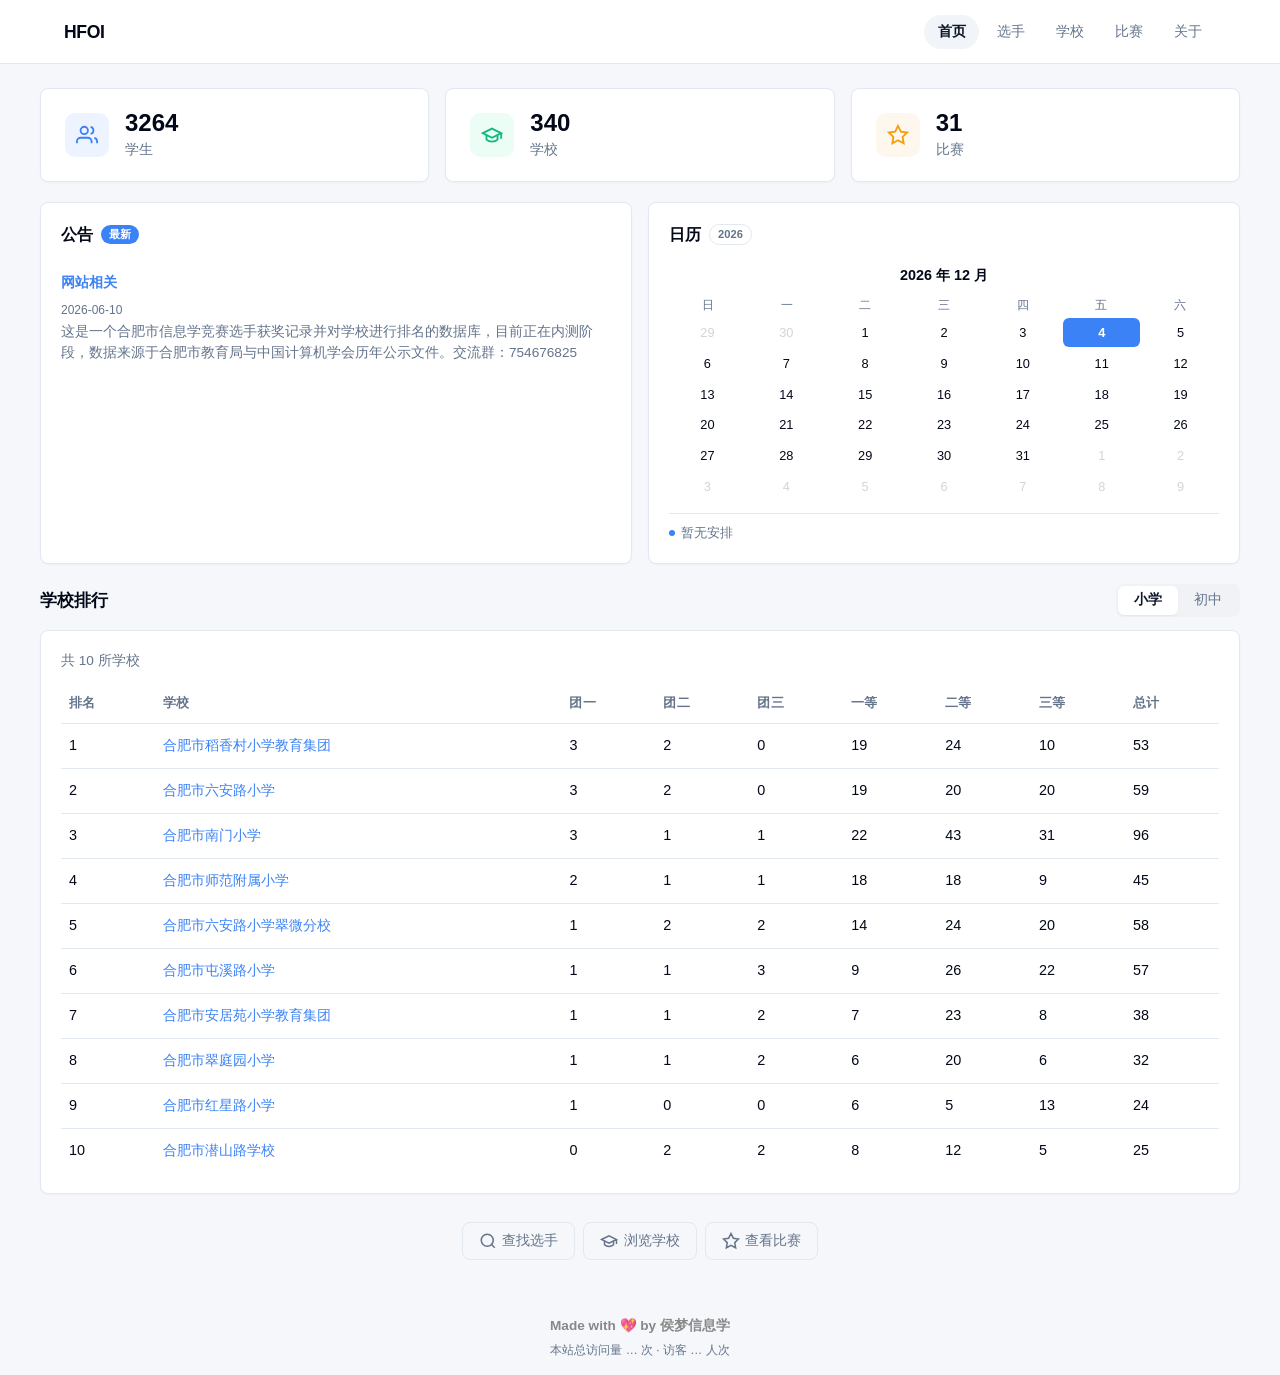
<file: index.html>
﻿<!doctype html>
<html lang="zh-CN">
  <head>
    <meta charset="UTF-8" />
    <meta name="viewport" content="width=device-width, initial-scale=1.0" />
    <title>HFOIERDB | 合肥市信息学竞赛成绩查询</title>
    <link rel="stylesheet" href="./styles.css" />
  </head>
  <body data-page="home">
    <header class="site-header">
      <div class="container nav-wrap">
        <a class="brand" href="./index.html">HFOI</a>
        <nav class="nav">
          <a data-nav="home" href="./index.html">首页</a>
          <a data-nav="players" href="./hfoi-players.html">选手</a>
          <a data-nav="schools" href="./hfoi-schools.html">学校</a>
          <a data-nav="contests" href="./hfoi-contests.html">比赛</a>
        <a data-nav="about" href="./hfoi-about.html">关于</a>
        </nav>
      </div>
    </header>
    <main class="container page">
      <section class="stats-grid" id="statsSection">
        <a class="stat-card" href="./hfoi-players.html">
          <div class="stat-icon stat-icon-blue"><svg width="22" height="22" viewBox="0 0 24 24" fill="none" stroke="currentColor" stroke-width="2"><path d="M17 21v-2a4 4 0 0 0-4-4H5a4 4 0 0 0-4 4v2"/><circle cx="9" cy="7" r="4"/><path d="M23 21v-2a4 4 0 0 0-3-3.87"/><path d="M16 3.13a4 4 0 0 1 0 7.75"/></svg></div>
          <div class="stat-info"><span class="stat-value" id="statStudents">-</span><span class="stat-label">学生</span></div>
        </a>
        <a class="stat-card" href="./hfoi-schools.html">
          <div class="stat-icon stat-icon-green"><svg width="22" height="22" viewBox="0 0 24 24" fill="none" stroke="currentColor" stroke-width="2"><path d="M22 10v6M2 10l10-5 10 5-10 5z"/><path d="M6 12v5c3 3 9 3 12 0v-5"/></svg></div>
          <div class="stat-info"><span class="stat-value" id="statSchools">-</span><span class="stat-label">学校</span></div>
        </a>
        <a class="stat-card" href="./hfoi-contests.html">
          <div class="stat-icon stat-icon-orange"><svg width="22" height="22" viewBox="0 0 24 24" fill="none" stroke="currentColor" stroke-width="2"><polygon points="12 2 15.09 8.26 22 9.27 17 14.14 18.18 21.02 12 17.77 5.82 21.02 7 14.14 2 9.27 8.91 8.26 12 2"/></svg></div>
          <div class="stat-info"><span class="stat-value" id="statContests">-</span><span class="stat-label">比赛</span></div>
        </a>
      </section>
      <section class="row-split">
        <div class="split-card">
          <div class="split-card-header"><h2>公告</h2><span class="badge">最新</span></div>
          <div class="notice-list" id="noticeList"><p class="notice-empty">暂无公告</p></div>
        </div>
        <div class="split-card">
          <div class="split-card-header"><h2>日历</h2><span class="badge badge-outline">2026</span></div>
          <div class="calendar-placeholder" id="calendarSection">
            <div class="calendar-month-header"><span class="calendar-month-label">2026 年 6 月</span></div>
            <div class="calendar-weekdays"><span>日</span><span>一</span><span>二</span><span>三</span><span>四</span><span>五</span><span>六</span></div>
            <div class="calendar-days" id="calendarDays"></div>
            <div class="calendar-events"><div class="calendar-event"><span class="event-dot"></span><span>暂无安排</span></div></div>
          </div>
        </div>
      </section>
      <section class="rank-section">
        <div class="rank-header"><h2>学校排行</h2><div class="tab-group" id="schoolTabGroup"><button class="tab-btn active" data-level="primary">小学</button><button class="tab-btn" data-level="middle">初中</button></div></div>
        <div class="panel">
          <div class="summary" id="homeSummary">加载中...</div>
          <div class="table-wrap">
            <table>
              <thead><tr><th>排名</th><th>学校</th><th>团一</th><th>团二</th><th>团三</th><th>一等</th><th>二等</th><th>三等</th><th>总计</th></tr></thead>
              <tbody id="homeSchoolRankBody"></tbody>
            </table>
          </div>
        </div>
      </section>
      <section class="quick-links">
        <a class="quick-link" href="./hfoi-players.html"><svg width="18" height="18" viewBox="0 0 24 24" fill="none" stroke="currentColor" stroke-width="2"><circle cx="11" cy="11" r="8"/><path d="m21 21-4.3-4.3"/></svg>查找选手</a>
        <a class="quick-link" href="./hfoi-schools.html"><svg width="18" height="18" viewBox="0 0 24 24" fill="none" stroke="currentColor" stroke-width="2"><path d="M22 10v6M2 10l10-5 10 5-10 5z"/><path d="M6 12v5c3 3 9 3 12 0v-5"/></svg>浏览学校</a>
        <a class="quick-link" href="./hfoi-contests.html"><svg width="18" height="18" viewBox="0 0 24 24" fill="none" stroke="currentColor" stroke-width="2"><polygon points="12 2 15.09 8.26 22 9.27 17 14.14 18.18 21.02 12 17.77 5.82 21.02 7 14.14 2 9.27 8.91 8.26 12 2"/></svg>查看比赛</a>
      </section>
    </main>
    <footer class="container footer"><small>Made with 💖 by 侯梦信息学</small></footer>
    <script src="./js/identity.js?v=20260912a" defer></script>
<script src="./site.js?v=20260912a" defer></script>
  </body>
</html>
</file>
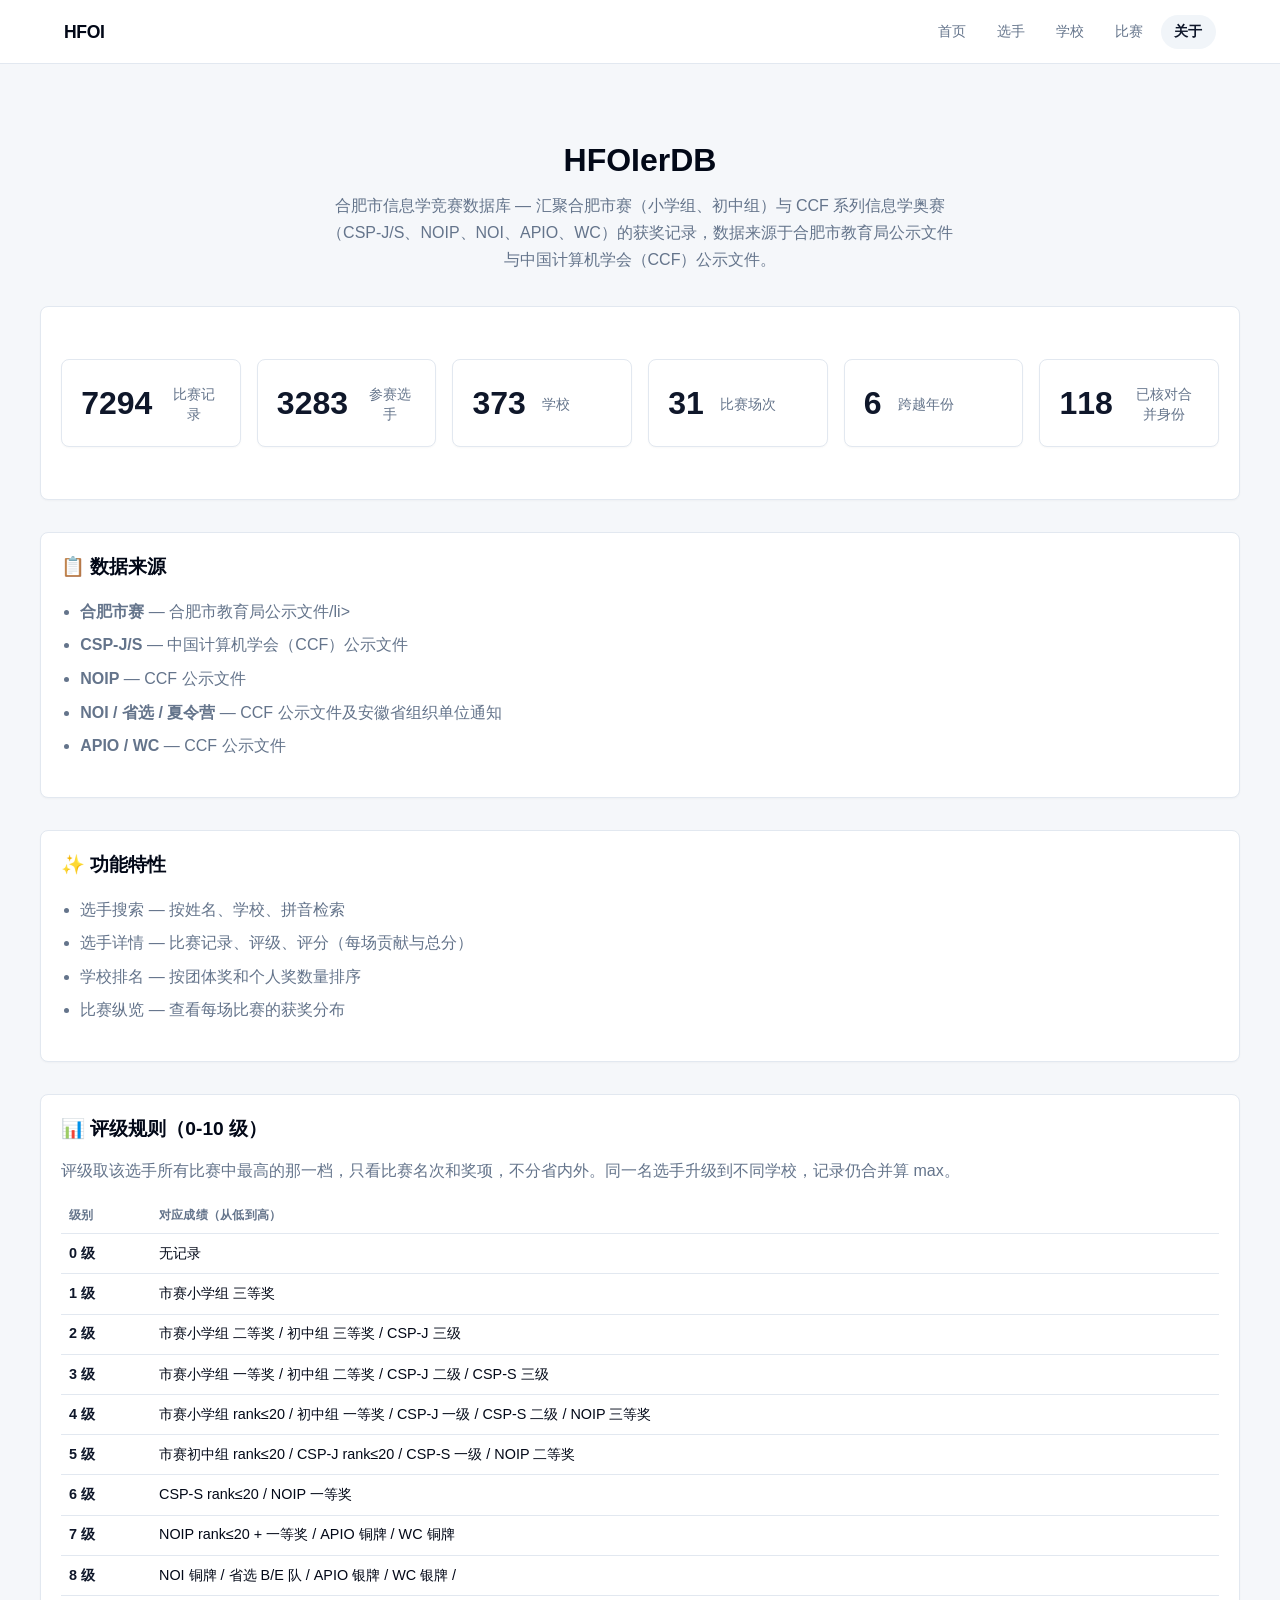
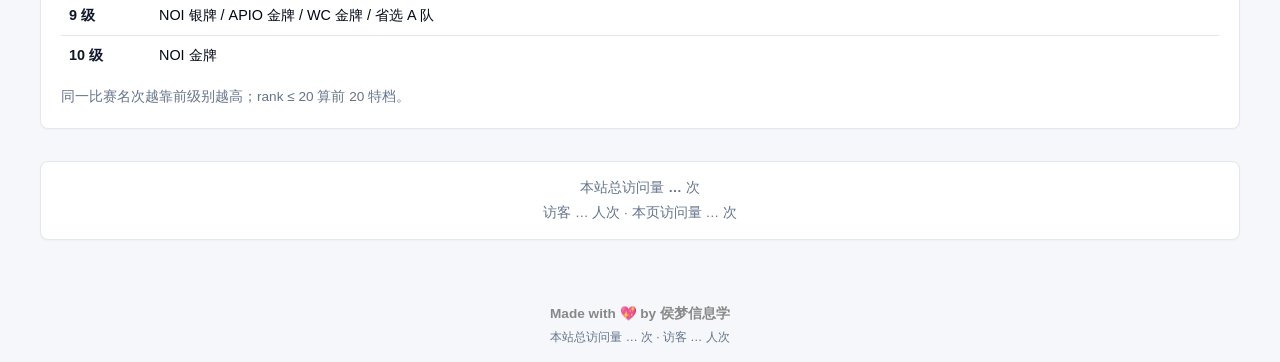
<file: hfoi-about.html>
<!doctype html>
<html lang="zh-CN">
<head>
  <meta charset="UTF-8"/>
  <meta name="viewport" content="width=device-width, initial-scale=1.0"/>
  <title>HFOIERDB - 关于</title>
  <link rel="stylesheet" href="./styles.css"/>
  <style>
    .about-hero{text-align:center;padding:3rem 1rem 2rem}
    .about-hero h1{font-size:2rem;font-weight:800;margin:0 0 .5rem}
    .about-hero p{color:hsl(var(--muted-foreground));max-width:640px;margin:0 auto;line-height:1.7}
    .stats-grid{display:grid;grid-template-columns:repeat(auto-fit,minmax(150px,1fr));gap:1rem;margin:2rem 0}
    .stat-card{background:hsl(var(--card));border:1px solid hsl(var(--border));border-radius:var(--radius);padding:1.2rem;text-align:center}
    .stat-card .num{font-size:2rem;font-weight:800;color:hsl(var(--primary))}
    .stat-card .label{font-size:.85rem;color:hsl(var(--muted-foreground));margin-top:.3rem}
    .about-section{margin:2rem 0}
    .about-section h2{font-size:1.2rem;font-weight:700;margin:0 0 .8rem}
    .about-section ul{padding-left:1.2rem;color:hsl(var(--muted-foreground));line-height:1.8}
    .about-section li{margin:.3rem 0}
    .visit-info{text-align:center;padding:1rem;font-size:.85rem;color:hsl(var(--muted-foreground))}
  </style>
</head>
<body data-page="about">
<header class="site-header"><div class="container nav-wrap"><a class="brand" href="./index.html">HFOI</a><nav class="nav">
  <a data-nav="home" href="./index.html">首页</a>
  <a data-nav="players" href="./hfoi-players.html">选手</a>
  <a data-nav="schools" href="./hfoi-schools.html">学校</a>
  <a data-nav="contests" href="./hfoi-contests.html">比赛</a>
  <a data-nav="about" href="./hfoi-about.html">关于</a>
</nav></div></header>
<main class="container page">
<div class="about-hero">
  <h1>HFOIerDB</h1>
  <p>合肥市信息学竞赛数据库 — 汇聚合肥市赛（小学组、初中组）与 CCF 系列信息学奥赛（CSP-J/S、NOIP、NOI、APIO、WC）的获奖记录，数据来源于合肥市教育局公示文件与中国计算机学会（CCF）公示文件。</p>
</div>
<div class="panel"><div class="stats-grid" id="statsGrid">
  <div class="stat-card"><span class="num" id="sEntries">—</span><span class="label">比赛记录</span></div>
  <div class="stat-card"><span class="num" id="sPlayers">—</span><span class="label">参赛选手</span></div>
  <div class="stat-card"><span class="num" id="sSchools">—</span><span class="label">学校</span></div>
  <div class="stat-card"><span class="num" id="sContests">—</span><span class="label">比赛场次</span></div>
  <div class="stat-card"><span class="num" id="sYears">—</span><span class="label">跨越年份</span></div>
  <div class="stat-card"><span class="num" id="sMerges">—</span><span class="label">已核对合并身份</span></div>
</div></div>
<div class="about-section panel"><h2>📋 数据来源</h2><ul>
  <li><strong>合肥市赛</strong> — 合肥市教育局公示文件/li>
  <li><strong>CSP-J/S</strong> — 中国计算机学会（CCF）公示文件</li>
  <li><strong>NOIP</strong> — CCF 公示文件</li>
  <li><strong>NOI / 省选 / 夏令营</strong> — CCF 公示文件及安徽省组织单位通知</li>
  <li><strong>APIO / WC</strong> — CCF 公示文件</li>
</ul></div>
<div class="about-section panel"><h2>✨ 功能特性</h2><ul>
  <li>选手搜索 — 按姓名、学校、拼音检索</li>
  <li>选手详情 — 比赛记录、评级、评分（每场贡献与总分）</li>
  <li>学校排名 — 按团体奖和个人奖数量排序</li>
  <li>比赛纵览 — 查看每场比赛的获奖分布</li>
</ul></div>
<div class="about-section panel"><h2>📊 评级规则（0-10 级）</h2>
<p style="color:hsl(var(--muted-foreground));line-height:1.7;margin:0 0 .8rem">评级取该选手所有比赛中最高的那一档，只看比赛名次和奖项，不分省内外。同一名选手升级到不同学校，记录仍合并算 max。</p>
<table class="rating-table">
  <thead><tr><th>级别</th><th>对应成绩（从低到高）</th></tr></thead>
  <tbody>
    <tr><td><b>0 级</b></td><td>无记录</td></tr>
    <tr><td><b>1 级</b></td><td>市赛小学组 三等奖</td></tr>
    <tr><td><b>2 级</b></td><td>市赛小学组 二等奖 / 初中组 三等奖 / CSP-J 三级</td></tr>
    <tr><td><b>3 级</b></td><td>市赛小学组 一等奖 / 初中组 二等奖 / CSP-J 二级 / CSP-S 三级</td></tr>
    <tr><td><b>4 级</b></td><td>市赛小学组 rank≤20 / 初中组 一等奖 / CSP-J 一级 / CSP-S 二级 / NOIP 三等奖</td></tr>
    <tr><td><b>5 级</b></td><td>市赛初中组 rank≤20 / CSP-J rank≤20 / CSP-S 一级 / NOIP 二等奖</td></tr>
    <tr><td><b>6 级</b></td><td>CSP-S rank≤20 / NOIP 一等奖</td></tr>
    <tr><td><b>7 级</b></td><td>NOIP rank≤20 + 一等奖 / APIO 铜牌 / WC 铜牌</td></tr>
    <tr><td><b>8 级</b></td><td>NOI 铜牌 / 省选 B/E 队 / APIO 银牌 / WC 银牌 / </td></tr>
    <tr><td><b>9 级</b></td><td>NOI 银牌 / APIO 金牌 / WC 金牌 / 省选 A 队</td></tr>
    <tr><td><b>10 级</b></td><td>NOI 金牌</td></tr>
  </tbody>
</table>
<p style="color:hsl(var(--muted-foreground));font-size:.85rem;line-height:1.7;margin:.6rem 0 0">同一比赛名次越靠前级别越高；rank ≤ 20 算前 20 特档。</p>
</div>
<div class="panel visit-info" id="visitInfo"><div>加载中⋯</div></div>
</main>
<div class="container footer"><small>Made with 💖 by 侯梦信息学</small></div>
<script src="./js/identity.js?v=20260912a" defer></script>
<script src="./site.js?v=20260912a" defer></script>
<script>
(async function(){
  try{
    document.getElementById("visitInfo").innerHTML='<div>本站总访问量 <strong id="busuanzi_value_site_pv">…</strong> 次</div><div style="margin-top:4px">访客 <span id="busuanzi_value_site_uv">…</span> 人次 · 本页访问量 <span id="busuanzi_value_page_pv">…</span> 次</div>';
  }catch(e){
    document.getElementById("statsGrid").innerHTML='<div class="stat-card" style="grid-column:1/-1;color:hsl(var(--muted-foreground))">加载统计中⋯</div>';
  }
})();
</script>
</body></html>
</file>
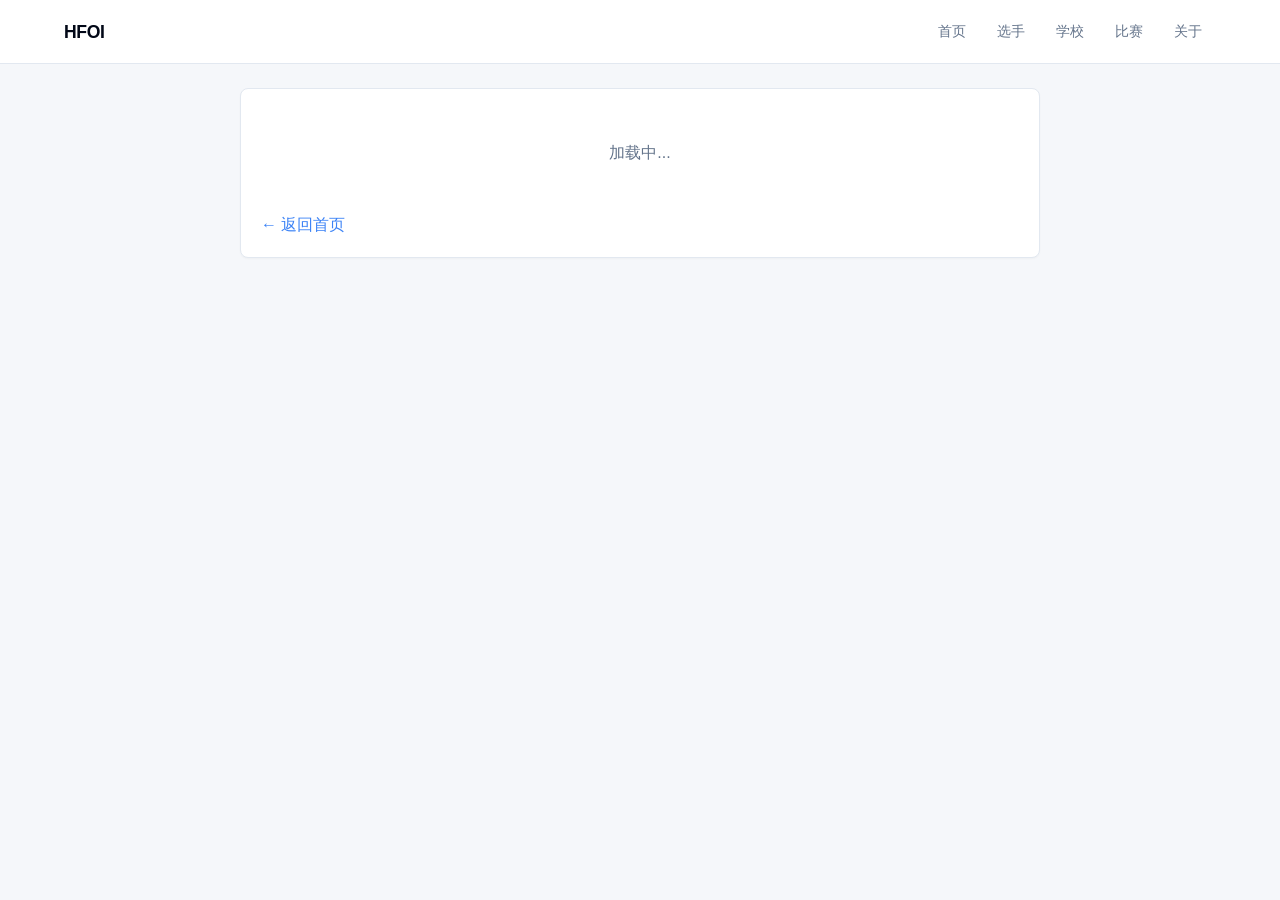
<file: hfoi-announcement-detail.html>
﻿<!doctype html>
<html lang="zh-CN">
  <head>
    <meta charset="UTF-8" />
    <meta name="viewport" content="width=device-width, initial-scale=1.0" />
    <title>HFOIERDB - 公告详情</title>
    <link rel="stylesheet" href="./styles.css" />
    <style>
      .detail-content { line-height: 1.8; font-size: 0.95rem; }
      .detail-content p { margin: 0.6rem 0; }
      .detail-content a { color: hsl(var(--link)); text-decoration: underline; }
      .detail-meta { color: hsl(var(--muted-foreground)); font-size: 0.85rem; margin-bottom: 1rem; display: flex; gap: 0.5rem; align-items: center; }
    </style>
  </head>
  <body data-page="home">
    <header class="site-header">
      <div class="container nav-wrap">
        <a class="brand" href="./index.html">HFOI</a>
        <nav class="nav">
          <a data-nav="home" href="./index.html">首页</a>
          <a data-nav="players" href="./hfoi-players.html">选手</a>
          <a data-nav="schools" href="./hfoi-schools.html">学校</a>
          <a data-nav="contests" href="./hfoi-contests.html">比赛</a>
        <a data-nav="about" href="./hfoi-about.html">关于</a>
        </nav>
      </div>
    </header>

    <main class="container page" style="max-width:800px">
      <section class="panel">
        <div id="detailWrapper">
          <p style="color:hsl(var(--muted-foreground));text-align:center;padding:2rem 0">加载中...</p>
        </div>
        <p style="margin-top:1rem"><a class="table-link" href="./index.html">← 返回首页</a></p>
      </section>
    </main>

<script>
      var params = new URLSearchParams(window.location.search);
      var id = params.get("id") || params.get("id");
      var el = document.getElementById("detailWrapper");

      if (id) {
        fetch("./data/announcements/" + encodeURIComponent(id) + ".json")
          .then(function(r) { if (!r.ok) throw new Error(); return r.json(); })
          .then(function(data) {
            if (data && data.title) {
              document.title = "HFOI - " + data.title;
              el.innerHTML = "<h1>" + (data.title) + "</h1><div class=\"detail-meta\"><span>" + (data.date || "") + "</span></div><div class=\"detail-content\">" + (data.content || "") + "</div>";
            } else {
              el.innerHTML = "<p style='text-align:center;padding:2rem 0;color:hsl(var(--muted-foreground))'>公告数据格式有误</p>";
            }
          })
          .catch(function() {
            el.innerHTML = "<p style='text-align:center;padding:2rem 0;color:hsl(var(--muted-foreground))'>公告未找到（" + encodeURIComponent(id || "") + ".json）</p>";
          });
      }
    </script>
  </body>
</html>
</file>
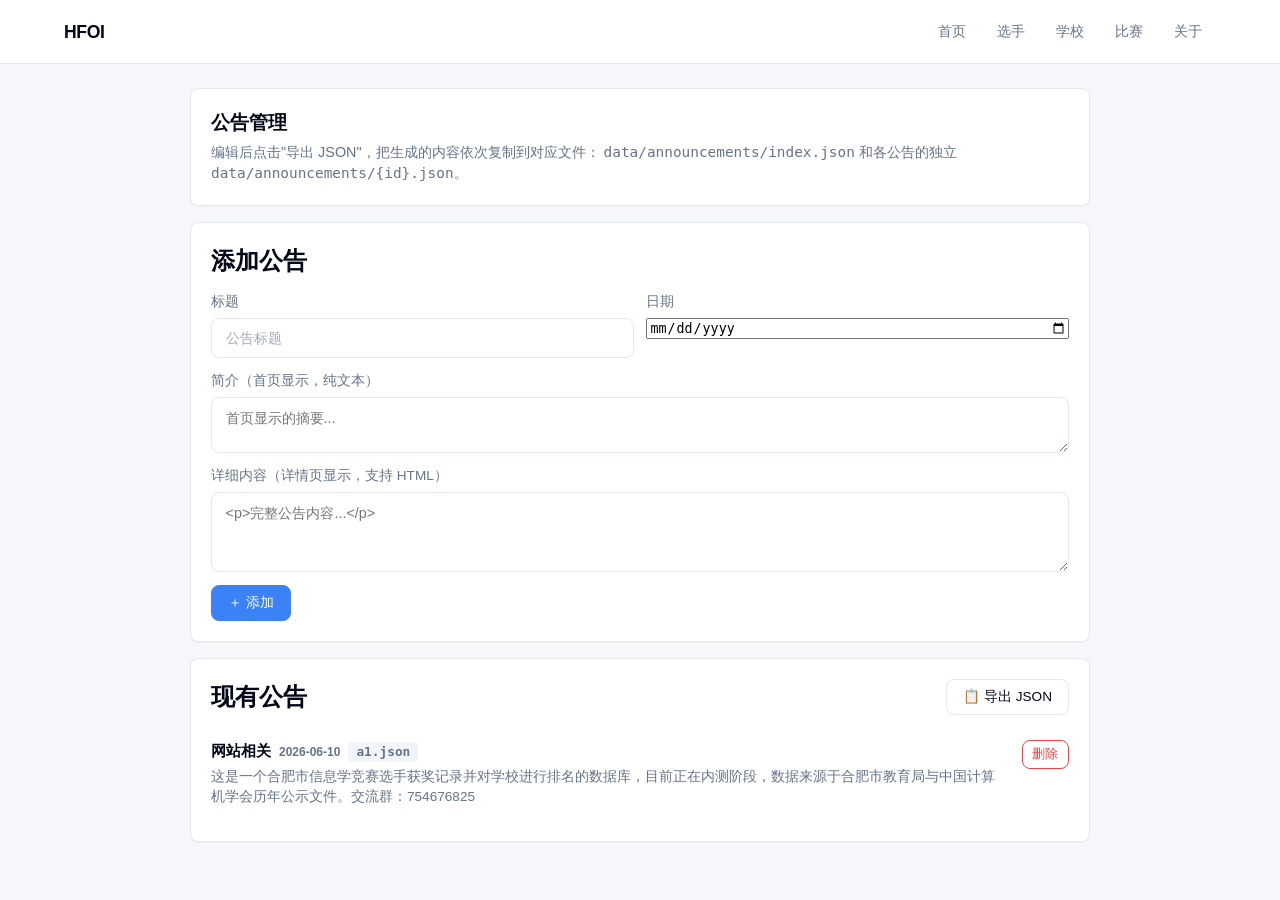
<file: hfoi-announcements.html>
﻿<!doctype html>
<html lang="zh-CN">
  <head>
    <meta charset="UTF-8" />
    <meta name="viewport" content="width=device-width, initial-scale=1.0" />
    <title>HFOIERDB - 公告管理</title>
    <link rel="stylesheet" href="./styles.css" />
    <style>
      .ann-form { display: flex; flex-direction: column; gap: 0.8rem; }
      .ann-form-row { display: flex; gap: 0.8rem; flex-wrap: wrap; }
      .ann-form-row .field { flex: 1; min-width: 180px; }
      .ann-form textarea { border: 1px solid hsl(var(--border)); border-radius: var(--radius); padding: 0.7rem 0.85rem; font-size: 0.9rem; font-family: inherit; resize: vertical; min-height: 80px; background: hsl(var(--card)); color: hsl(var(--foreground)); }
      .ann-form textarea:focus { outline: none; border-color: #3b82f6; box-shadow: 0 0 0 3px rgba(59,130,246,0.1); }
      .btn { display: inline-flex; align-items: center; gap: 0.35rem; padding: 0.5rem 1rem; font-size: 0.85rem; font-weight: 500; border-radius: var(--radius); border: 1px solid hsl(var(--border)); background: hsl(var(--card)); color: hsl(var(--foreground)); cursor: pointer; transition: all 0.15s ease; }
      .btn:hover { border-color: #3b82f6; color: #3b82f6; }
      .btn-primary { background: #3b82f6; color: #fff; border-color: #3b82f6; }
      .btn-primary:hover { background: #2563eb; color: #fff; }
      .btn-danger { border-color: #ef4444; color: #ef4444; }
      .btn-danger:hover { background: #fef2f2; }
      .btn-sm { padding: 0.3rem 0.6rem; font-size: 0.8rem; }
      .ann-item { display: flex; justify-content: space-between; align-items: flex-start; gap: 1rem; padding: 0.8rem 0; border-bottom: 1px solid hsl(var(--border)); }
      .ann-item:last-child { border-bottom: none; }
      .ann-item-info { flex: 1; min-width: 0; }
      .ann-item-title { font-size: 0.95rem; font-weight: 600; }
      .ann-item-date { font-size: 0.75rem; color: hsl(var(--muted-foreground)); margin-left: 0.5rem; }
      .ann-item-summary { font-size: 0.85rem; color: hsl(var(--muted-foreground)); margin-top: 0.25rem; line-height: 1.5; }
      .ann-item-actions { display: flex; gap: 0.4rem; flex-shrink: 0; }
      .json-output { background: #1e293b; color: #e2e8f0; padding: 1rem; border-radius: var(--radius); font-family: "Cascadia Code", "Fira Code", monospace; font-size: 0.8rem; white-space: pre-wrap; word-break: break-all; max-height: 300px; overflow: auto; margin: 0.5rem 0; }
      .empty-state { text-align: center; color: hsl(var(--muted-foreground)); padding: 2rem 0; font-size: 0.9rem; }
      .flash-msg { position: fixed; top: 1rem; right: 1rem; background: #10b981; color: #fff; padding: 0.6rem 1.2rem; border-radius: var(--radius); font-size: 0.85rem; font-weight: 500; z-index: 999; opacity: 0; transform: translateY(-10px); transition: all 0.25s ease; pointer-events: none; }
      .flash-msg.show { opacity: 1; transform: translateY(0); }
      .file-label { font-size: 0.8rem; color: hsl(var(--muted-foreground)); background: hsl(var(--muted)); padding: 0.15rem 0.5rem; border-radius: 4px; font-family: monospace; }
    </style>
  </head>
  <body>
    <header class="site-header">
      <div class="container nav-wrap">
        <a class="brand" href="./index.html">HFOI</a>
        <nav class="nav">
          <a data-nav="home" href="./index.html">首页</a>
          <a data-nav="players" href="./hfoi-players.html">选手</a>
          <a data-nav="schools" href="./hfoi-schools.html">学校</a>
          <a data-nav="contests" href="./hfoi-contests.html">比赛</a>
        <a data-nav="about" href="./hfoi-about.html">关于</a>
        </nav>
      </div>
    </header>

    <main class="container page" style="max-width:900px">
      <section class="panel">
        <h1>公告管理</h1>
        <p class="sub">
          编辑后点击"导出 JSON"，把生成的内容依次复制到对应文件：
          <code>data/announcements/index.json</code> 和各公告的独立 <code>data/announcements/{id}.json</code>。
        </p>
      </section>

      <section class="panel">
        <h2 style="margin-bottom:0.8rem">添加公告</h2>
        <div class="ann-form">
          <div class="ann-form-row">
            <div class="field">
              <label for="annTitle">标题</label>
              <input id="annTitle" type="text" placeholder="公告标题" />
            </div>
            <div class="field">
              <label for="annDate">日期</label>
              <input id="annDate" type="date" />
            </div>
          </div>
          <div class="field">
            <label for="annSummary">简介（首页显示，纯文本）</label>
            <textarea id="annSummary" placeholder="首页显示的摘要..." style="min-height:50px"></textarea>
          </div>
          <div class="field">
            <label for="annContent">详细内容（详情页显示，支持 HTML）</label>
            <textarea id="annContent" placeholder="<p>完整公告内容...</p>"></textarea>
          </div>
          <div>
            <button class="btn btn-primary" onclick="addAnnouncement()">＋ 添加</button>
          </div>
        </div>
      </section>

      <section class="panel">
        <div style="display:flex;justify-content:space-between;align-items:center;margin-bottom:0.8rem;flex-wrap:wrap;gap:0.5rem">
          <h2 style="margin:0">现有公告</h2>
          <button class="btn" onclick="exportJSON()">📋 导出 JSON</button>
        </div>
        <div id="announcementList"><p class="empty-state">暂无公告</p></div>
      </section>

      <section class="panel" id="jsonPanel" style="display:none">
        <div style="display:flex;justify-content:space-between;align-items:center;margin-bottom:0.5rem;flex-wrap:wrap;gap:0.5rem">
          <h2 style="margin:0">JSON 输出</h2>
          <button class="btn btn-sm" onclick="stepExport()">逐步导出</button>
        </div>
        <div id="jsonOutputArea"></div>
      </section>
    </main>

    <div class="flash-msg" id="flashMsg"></div>

    <script>
      var announcements = [];

      function loadAnnouncements() {
        var saved = localStorage.getItem("hfoi_anns");
        if (saved) { try { announcements = JSON.parse(saved); } catch(e) { announcements = []; } }
        fetch("./data/announcements/index.json")
          .then(function(r) { if (r.ok) return r.json(); return { items: [] }; })
          .then(function(data) {
            if (Array.isArray(data.items) && data.items.length && !announcements.length) {
              announcements = data.items.map(function(item) {
                return { id: item.id, title: item.title, date: item.date, summary: item.summary, content: "" };
              });
              // Try loading content for each
              announcements.forEach(function(a) {
                fetch("./data/announcements/" + encodeURIComponent(a.id) + ".json")
                  .then(function(r) { if (r.ok) return r.json(); return null; })
                  .then(function(d) { if (d && d.content) a.content = d.content; renderList(); })
                  .catch(function() {});
              });
            }
            renderList();
          })
          .catch(function() { renderList(); });
      }

      function save() {
        localStorage.setItem("hfoi_anns", JSON.stringify(announcements, null, 2));
      }

      function renderList() {
        var el = document.getElementById("announcementList");
        if (!announcements.length) { el.innerHTML = '<p class="empty-state">暂无公告</p>'; return; }
        el.innerHTML = announcements.map(function(a, i) {
          var ds = a.date ? '<span class="ann-item-date">' + escapeHtml(a.date) + '</span>' : '';
          var sm = a.summary ? '<div class="ann-item-summary">' + escapeHtml(a.summary) + '</div>' : '';
          return '<div class="ann-item"><div class="ann-item-info"><div class="ann-item-title">' + escapeHtml(a.title) + ds + '<span class="file-label" style="margin-left:0.5rem">' + escapeHtml(a.id) + '.json</span></div>' + sm + '</div><div class="ann-item-actions"><button class="btn btn-sm btn-danger" onclick="del(' + i + ')">删除</button></div></div>';
        }).join("");
      }

      function addAnnouncement() {
        var title = document.getElementById("annTitle").value.trim();
        var date = document.getElementById("annDate").value;
        var summary = document.getElementById("annSummary").value.trim();
        var content = document.getElementById("annContent").value.trim();
        if (!title) { flash("请输入标题"); return; }
        if (!summary) { flash("请输入简介"); return; }
        var id = "a" + Date.now();
        announcements.push({ id: id, title: title, date: date, summary: summary, content: content || "" });
        save();
        renderList();
        document.getElementById("annTitle").value = "";
        document.getElementById("annDate").value = "";
        document.getElementById("annSummary").value = "";
        document.getElementById("annContent").value = "";
        flash("已添加");
      }

      function del(i) {
        if (!confirm("确定删除？")) return;
        announcements.splice(i, 1);
        save();
        renderList();
        flash("已删除");
      }

      var exportStep = 0;

      function exportJSON() {
        document.getElementById("jsonPanel").style.display = "block";
        document.getElementById("jsonPanel").scrollIntoView({ behavior: "smooth" });
        exportStep = -1;
        stepExport();
      }

      function stepExport() {
        exportStep++;
        var area = document.getElementById("jsonOutputArea");
        if (exportStep === 0) {
          var idx = { items: announcements.map(function(a) { return { id: a.id, title: a.title, date: a.date, summary: a.summary }; }) };
          area.innerHTML = '<div style="margin-bottom:0.8rem"><strong style="font-size:0.95rem">步骤 1/2</strong> — 复制到 <code>data/announcements/index.json</code></div><div class="json-output">' + escapeHtml(JSON.stringify(idx, null, 2)) + '</div><button class="btn btn-sm" style="margin-top:0.5rem" onclick="copyText(' + exportStep + ')">📄 复制</button>';
        } else if (exportStep < announcements.length + 1) {
          var i = exportStep - 1;
          var a = announcements[i];
          var detail = { id: a.id, title: a.title, date: a.date, content: a.content || "<p>" + escapeHtml(a.summary) + "</p>", summary: a.summary };
          area.innerHTML = '<div style="margin-bottom:0.8rem"><strong style="font-size:0.95rem">步骤 ' + (exportStep + 1) + '/' + (announcements.length + 1) + '</strong> — 复制到 <code>data/announcements/' + escapeHtml(a.id) + '.json</code></div><div class="json-output">' + escapeHtml(JSON.stringify(detail, null, 2)) + '</div><button class="btn btn-sm" style="margin-top:0.5rem" onclick="copyText(' + exportStep + ')">📄 复制</button>';
        } else {
          area.innerHTML = '<p style="color:hsl(var(--muted-foreground));text-align:center;padding:1rem 0">✅ 全部导出完成，共 ' + announcements.length + ' 条公告</p>';
        }
      }

      function copyText(step) {
        var area = document.getElementById("jsonOutputArea");
        var pre = area.querySelector(".json-output");
        if (!pre) return;
        navigator.clipboard.writeText(pre.textContent).then(function() {
          flash("已复制步骤 " + (step + 1));
        }).catch(function() {
          flash("复制失败，请手动选择");
        });
      }

      function flash(msg) {
        var el = document.getElementById("flashMsg");
        el.textContent = msg; el.classList.add("show");
        setTimeout(function() { el.classList.remove("show"); }, 2000);
      }

      function escapeHtml(v) {
        return String(v ?? "").replaceAll("&","&amp;").replaceAll("<","&lt;").replaceAll(">","&gt;").replaceAll('"',"&quot;").replaceAll("'","&#39;");
      }

      loadAnnouncements();
    </script>
  </body>
</html>
</file>
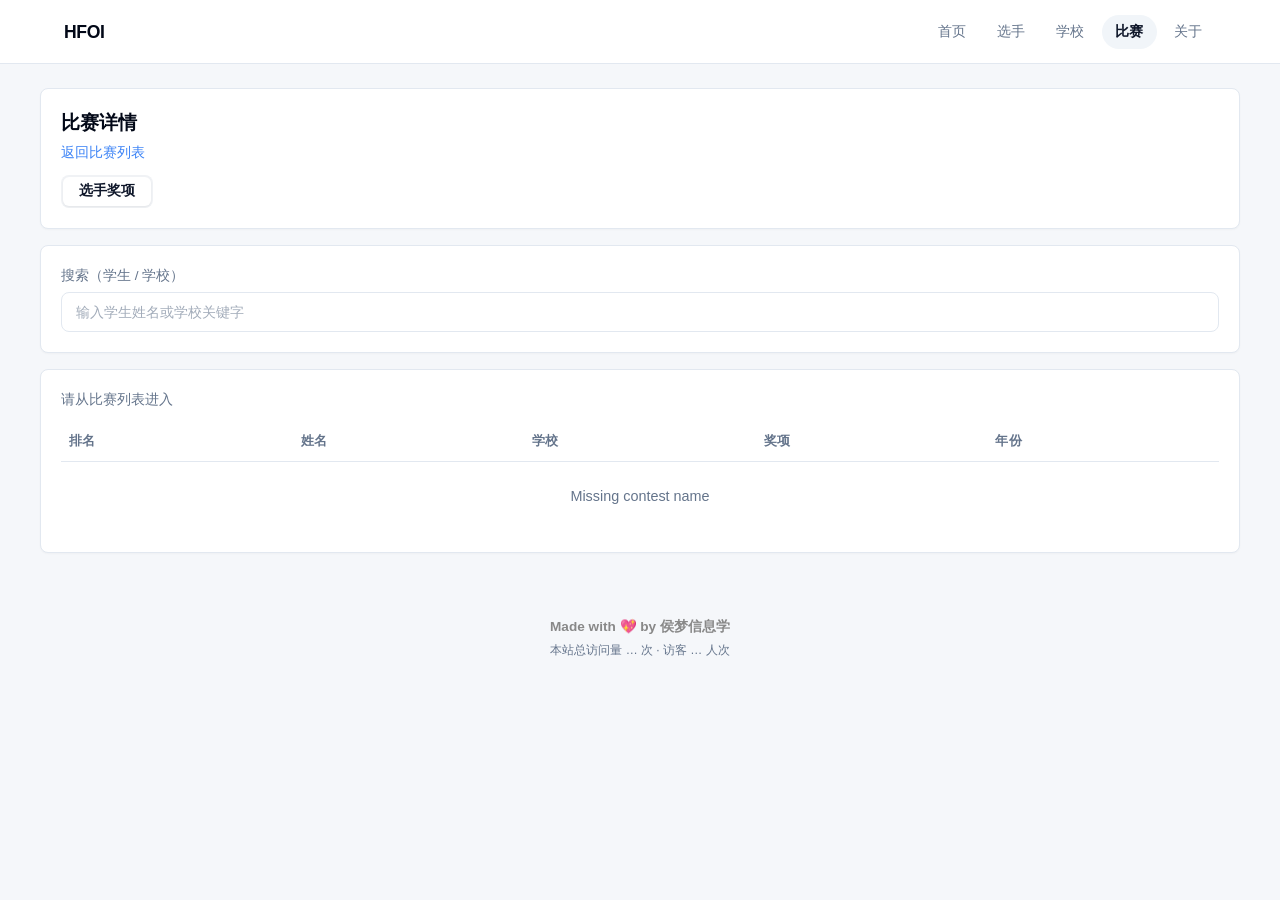
<file: hfoi-contest-detail.html>
﻿<!doctype html>
<html lang="zh-CN">
  <head>
    <meta charset="UTF-8" />
    <meta name="viewport" content="width=device-width, initial-scale=1.0" />
    <title>HFOIERDB - 比赛详情</title>
    <link rel="stylesheet" href="./styles.css" />
  </head>
  <body data-page="contest-detail">
    <header class="site-header">
      <div class="container nav-wrap">
        <a class="brand" href="./index.html">HFOI</a>
        <nav class="nav">
          <a data-nav="home" href="./index.html">首页</a>
          <a data-nav="players" href="./hfoi-players.html">选手</a>
          <a data-nav="schools" href="./hfoi-schools.html">学校</a>
          <a data-nav="contests" href="./hfoi-contests.html">比赛</a>
        <a data-nav="about" href="./hfoi-about.html">关于</a>
        </nav>
      </div>
    </header>

    <main class="container page">
      <section class="panel">
        <h1 id="detailTitle">比赛详情</h1>
        <p class="sub"><a class="table-link" href="./hfoi-contests.html">返回比赛列表</a></p>
        <div class="tab-group" id="contestDetailTabGroup" style="margin-top:0.7rem">
          <button class="tab-btn active" data-tab="players">选手奖项</button>
          <button class="tab-btn" data-tab="schools">学校奖项</button>
        </div>
      </section>

      <section class="panel controls-basic">
        <div class="field grow">
          <label for="contestDetailSearchInput">搜索（学生 / 学校）</label>
          <input id="contestDetailSearchInput" type="search" placeholder="输入学生姓名或学校关键字" autocomplete="off" />
        </div>
      </section>

      <section class="panel" id="contestPlayersPanel">
        <div class="summary" id="detailSummary">加载中...</div>
        <div class="table-wrap">
          <table>
            <thead>
              <tr>
                <th>排名</th>
                <th>姓名</th>
                <th>学校</th>
                <th>奖项</th>
                <th>年份</th>
              </tr>
            </thead>
            <tbody id="detailBody"></tbody>
          </table>
        </div>
      </section>

      <section class="panel" id="contestSchoolsPanel" style="display:none">
        <div class="summary" id="schoolAwardSummary">加载中...</div>
        <div class="table-wrap">
          <table>
            <thead>
              <tr>
                <th>排名</th>
                <th>学校</th>
                <th>团体一等奖</th>
                <th>团体二等奖</th>
                <th>团体三等奖</th>
                <th>个人一等奖人数</th>
                <th>个人二等奖人数</th>
                <th>个人三等奖人数</th>
              </tr>
            </thead>
            <tbody id="schoolAwardBody"></tbody>
          </table>
        </div>
      </section>
    </main>

    <footer class="container footer">
      <small>Made with 💖 by 侯梦信息学</small>
    </footer>

    <script src="./js/identity.js?v=20260912a" defer></script>
<script src="./site.js?v=20261113a" defer></script>
  </body>
</html>
</file>
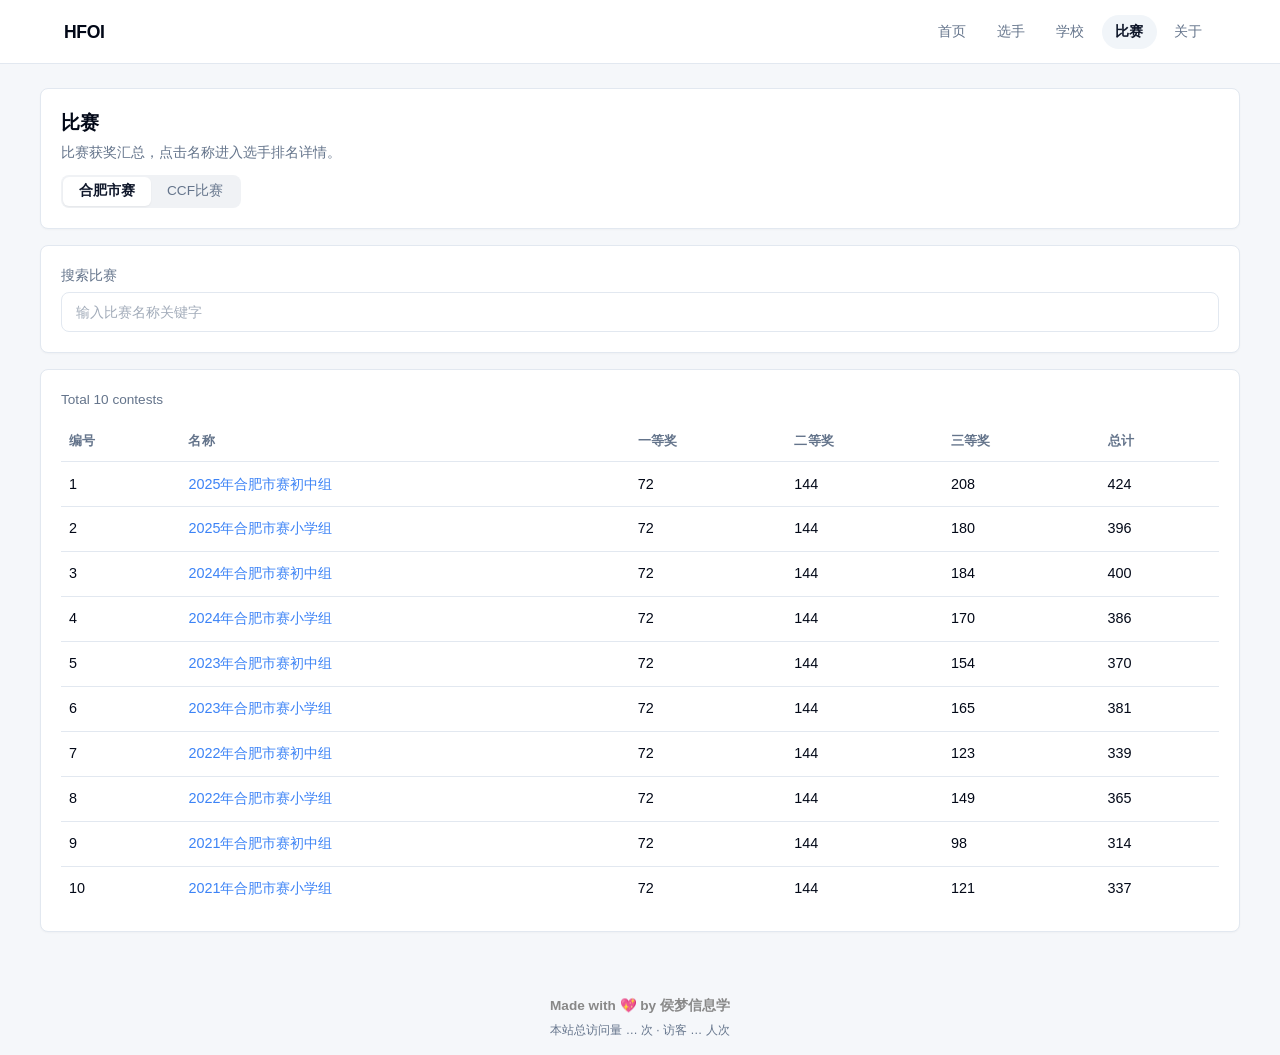
<file: hfoi-contests.html>
﻿<!doctype html>
<html lang="zh-CN">
  <head>
    <meta charset="UTF-8" />
    <meta name="viewport" content="width=device-width, initial-scale=1.0" />
    <title>HFOIERDB- 比赛</title>
    <link rel="stylesheet" href="./styles.css" />
  </head>
  <body data-page="contests">
    <header class="site-header">
      <div class="container nav-wrap">
        <a class="brand" href="./index.html">HFOI</a>
        <nav class="nav">
          <a data-nav="home" href="./index.html">首页</a>
          <a data-nav="players" href="./hfoi-players.html">选手</a>
          <a data-nav="schools" href="./hfoi-schools.html">学校</a>
          <a data-nav="contests" href="./hfoi-contests.html">比赛</a>
        <a data-nav="about" href="./hfoi-about.html">关于</a>
        </nav>
      </div>
    </header>

    <main class="container page">
      <section class="panel">
        <h1>比赛</h1>
        <p class="sub">比赛获奖汇总，点击名称进入选手排名详情。</p>
        <div class="tab-group" id="contestTabType" style="margin-top:0.7rem">
          <button class="tab-btn active" data-type="hefei">合肥市赛</button>
          <button class="tab-btn" data-type="ccf">CCF比赛</button>
        </div>
      </section>

      <section class="panel controls-basic">
        <div class="field grow">
          <label for="contestSearchInput">搜索比赛</label>
          <input id="contestSearchInput" type="search" placeholder="输入比赛名称关键字" />
        </div>
      </section>

      <section class="panel">
        <div class="summary" id="contestsSummary">加载中...</div>
        <div class="table-wrap">
          <table>
            <thead>
              <tr>
                <th>编号</th>
                <th>名称</th>
                <th>一等奖</th>
                <th>二等奖</th>
                <th>三等奖</th>
                <th>总计</th>
              </tr>
            </thead>
            <tbody id="contestsBody"></tbody>
          </table>
        </div>
      </section>
    </main>

    <footer class="container footer">
      <small>Made with 💖 by 侯梦信息学</small>
    </footer>

    <script src="./js/identity.js?v=20260912a" defer></script>
<script src="./site.js?v=20260912a" defer></script>
  </body>
</html>
</file>
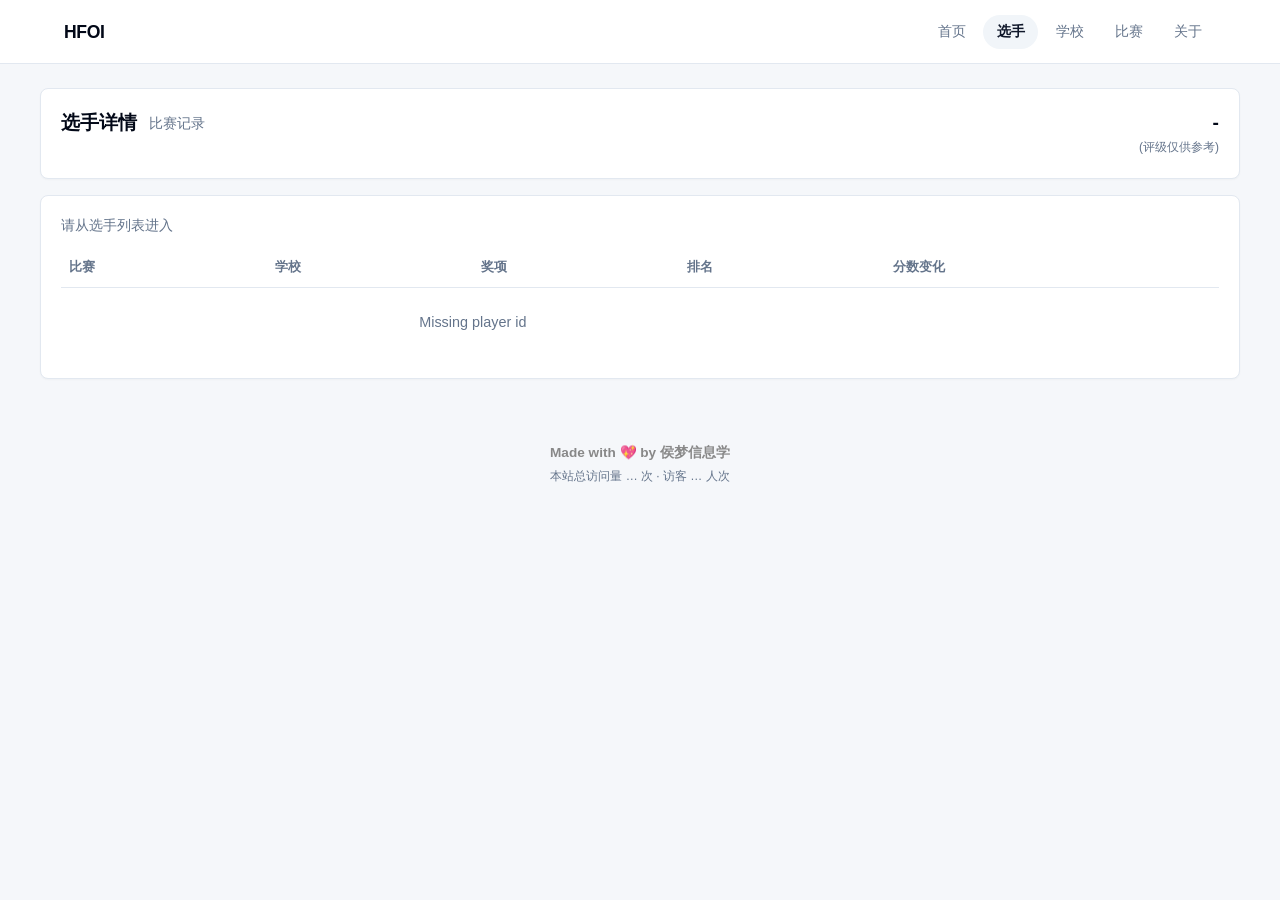
<file: hfoi-player-detail.html>
﻿<!doctype html>
<html lang="zh-CN">
  <head>
    <meta charset="UTF-8" />
    <meta name="viewport" content="width=device-width, initial-scale=1.0" />
    <title>HFOIERDB - 选手详情</title>
    <link rel="stylesheet" href="./styles.css" />
  </head>
  <body data-page="player-detail">
    <header class="site-header">
      <div class="container nav-wrap">
        <a class="brand" href="./index.html">HFOI</a>
        <nav class="nav">
          <a data-nav="home" href="./index.html">首页</a>
          <a data-nav="players" href="./hfoi-players.html">选手</a>
          <a data-nav="schools" href="./hfoi-schools.html">学校</a>
          <a data-nav="contests" href="./hfoi-contests.html">比赛</a>
        <a data-nav="about" href="./hfoi-about.html">关于</a>
        </nav>
      </div>
    </header>

    <main class="container page">
    <section class="panel">
        <div style="display:flex;justify-content:space-between;align-items:flex-start;gap:0.5rem">
          <div>
            <h1 id="playerDetailTitle" style="display:inline;margin:0;font-size:1.2rem;vertical-align:middle">选手详情</h1>
            <span style="margin-left:0.5rem;color:hsl(var(--muted-foreground));font-size:0.85rem">比赛记录</span>
          </div>
          <div style="text-align:right">
            <strong id="playerDetailRating" style="font-size:1.2rem">-</strong>
            <div style="font-size:0.75rem;color:hsl(var(--muted-foreground));white-space:nowrap">(评级仅供参考)</div>
            <div id="playerDetailScore" style="font-size:0.85rem;margin:2px 0"></div>
          </div>
       </div>
    </section>

      <section class="panel" id="playerProfilePanel" style="display:none">
        <div class="profile-panel">
          <div class="profile-item"><span class="profile-label">洛谷 ID</span><span class="profile-value" id="profileLuogu" style="margin-left:0.4rem">-</span></div>
          <div class="profile-item"><span class="profile-label">Codeforces</span><span class="profile-value" id="profileCF" style="margin-left:0.4rem">-</span></div>
          <div class="profile-item"><span class="profile-label">AtCoder</span><span class="profile-value" id="profileAtCoder" style="margin-left:0.4rem">-</span></div>
        </div>
      </section>

      <section class="panel" id="playerRatingChartPanel" style="display:none">
        <h2>评级变化</h2>
        <p class="chart-note">按截至当年达到的最高评级统计</p>
        <div id="playerRatingChart" class="player-chart"></div>
        <div class="chart-empty" id="playerRatingChartEmpty" style="display:none">暂无可展示的评级记录</div>
      </section>

      <section class="panel" id="playerRecordsPanel">
        <div class="summary" id="playerDetailSummary">加载中...</div>
        <div class="table-wrap">
          <table>
            <thead>
              <tr>
                <th>比赛</th>
                <th>学校</th>
                <th>奖项</th>
                <th>排名</th><th>分数变化</th>
              </tr>
            </thead>
            <tbody id="playerDetailBody"></tbody>
          </table>
        </div>
      </section>
    </main>

    <footer class="container footer">
      <small>Made with 💖 by 侯梦信息学</small>
    </footer>

    <script src="./vendor/echarts.min.js" defer></script>
    <script src="./js/identity.js?v=20260912a" defer></script>
<script src="./site.js?v=20260912a" defer></script>
  </body>
</html>
</file>
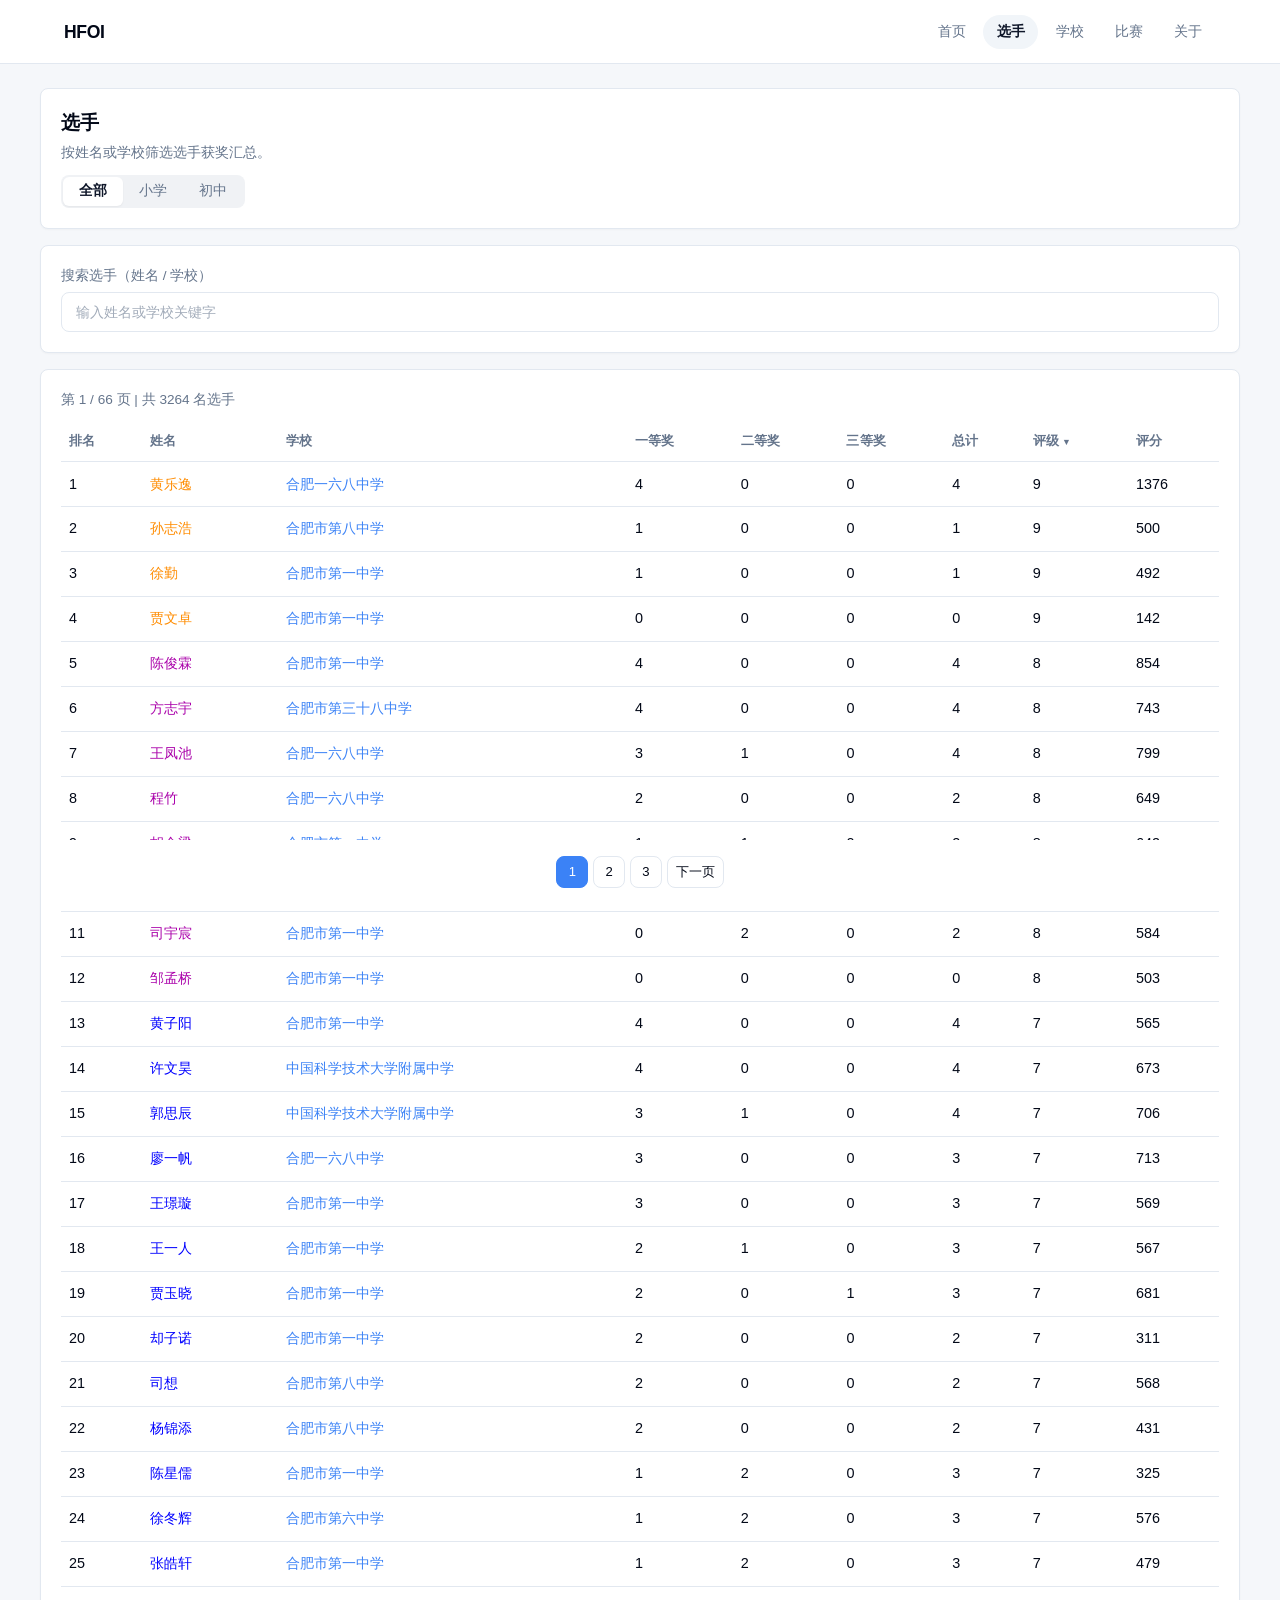
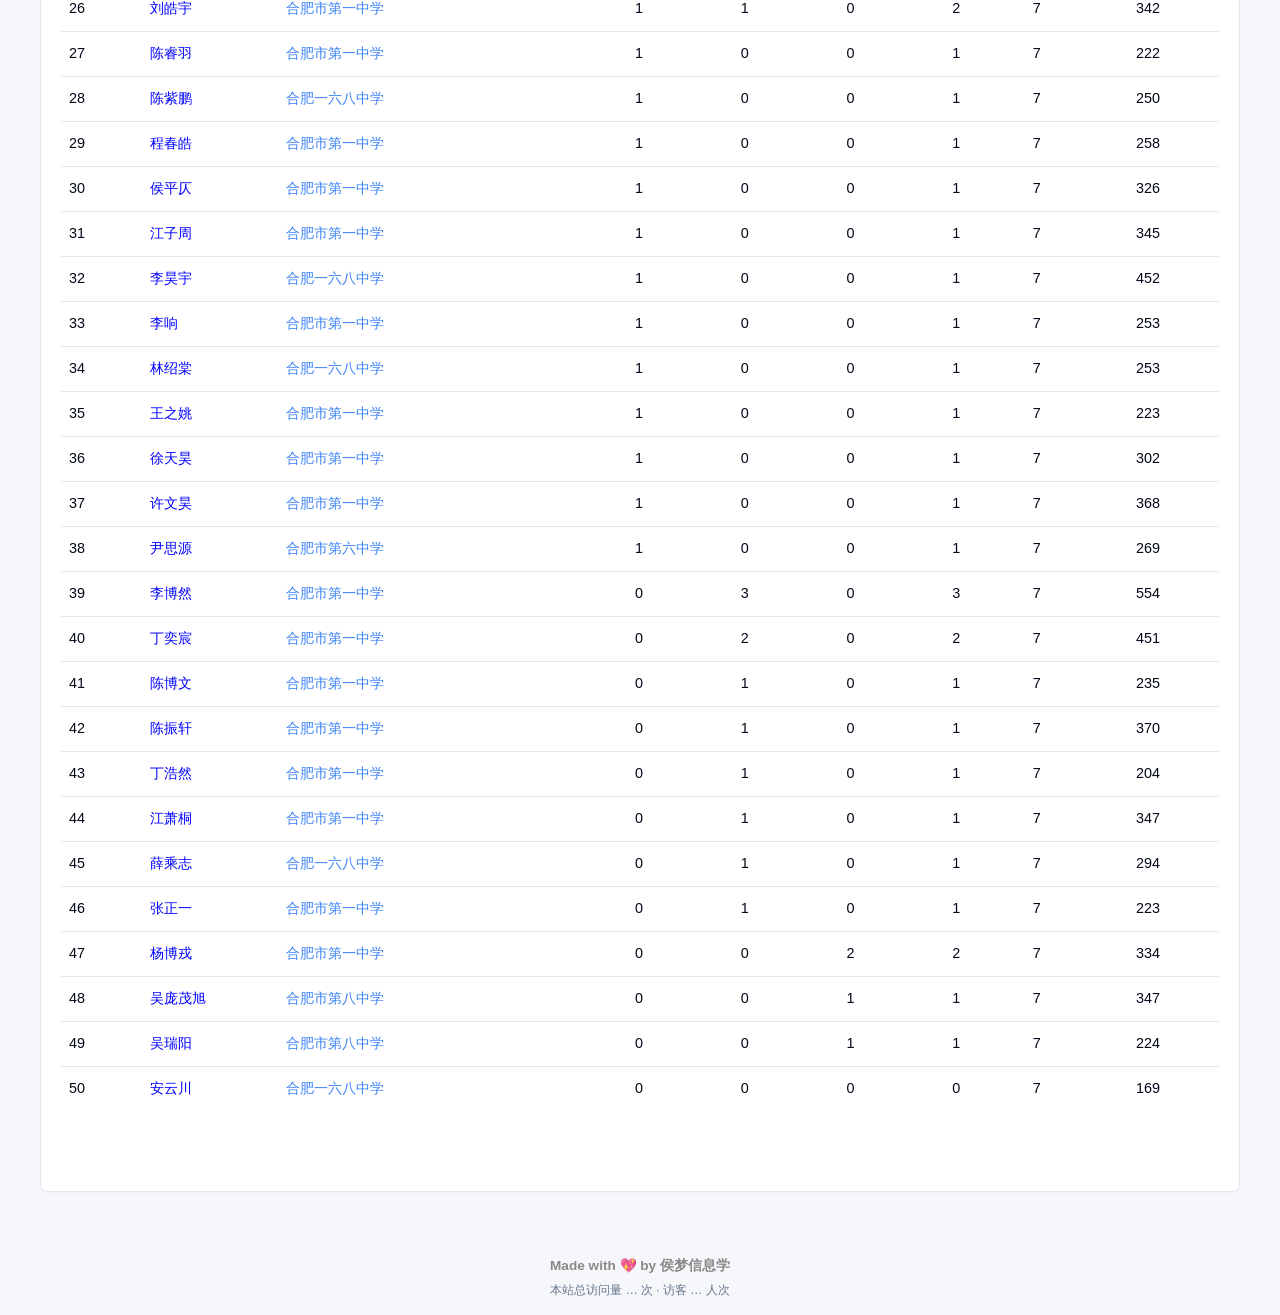
<file: hfoi-players.html>
﻿<!doctype html>
<html lang="zh-CN">
  <head>
    <meta charset="UTF-8" />
    <meta name="viewport" content="width=device-width, initial-scale=1.0" />
    <title>HFOIERDB - 选手</title>
    <link rel="stylesheet" href="./styles.css" />
  </head>
  <body data-page="players">
    <header class="site-header">
      <div class="container nav-wrap">
        <a class="brand" href="./index.html">HFOI</a>
        <nav class="nav">
          <a data-nav="home" href="./index.html">首页</a>
          <a data-nav="players" href="./hfoi-players.html">选手</a>
          <a data-nav="schools" href="./hfoi-schools.html">学校</a>
          <a data-nav="contests" href="./hfoi-contests.html">比赛</a>
        <a data-nav="about" href="./hfoi-about.html">关于</a>
        </nav>
      </div>
    </header>

    <main class="container page">
      <section class="panel">
        <h1>选手</h1>
        <p class="sub">按姓名或学校筛选选手获奖汇总。</p><div class="tab-group" id="playerTabGroup" style="margin-top:0.7rem"><button class="tab-btn active" data-level="all">全部</button><button class="tab-btn" data-level="primary">小学</button><button class="tab-btn" data-level="middle">初中</button></div>
      </section>

      <section class="panel controls-basic">
        <div class="field grow">
          <label for="playerSearchInput">搜索选手（姓名 / 学校）</label>
          <input id="playerSearchInput" type="search" placeholder="输入姓名或学校关键字" />
        </div>
      </section>

      <section class="panel">
        <div class="summary" id="playersSummary"></div>
        <div class="table-wrap" id="playersTableWrap" style="display:none">
          <table>
            <thead>
              <tr>
                <th>排名</th>
                <th>姓名</th>
                <th>学校</th>
                <th>一等奖</th>
                <th>二等奖</th>
                <th>三等奖</th>
                <th>总计</th>
                <th>评级</th><th>评分</th>
              </tr>
            </thead>
            <tbody id="playersBody"></tbody>
          </table>
        </div>
        <div class="pagination" id="playersPagination" style="display:none"></div>
      </section>
    </main>

    <footer class="container footer">
      <small>Made with 💖 by 侯梦信息学</small>
    </footer>

    <script src="./js/identity.js?v=20260912a" defer></script>
<script src="./site.js?v=20261120b" defer></script>
  </body>
</html>
</file>
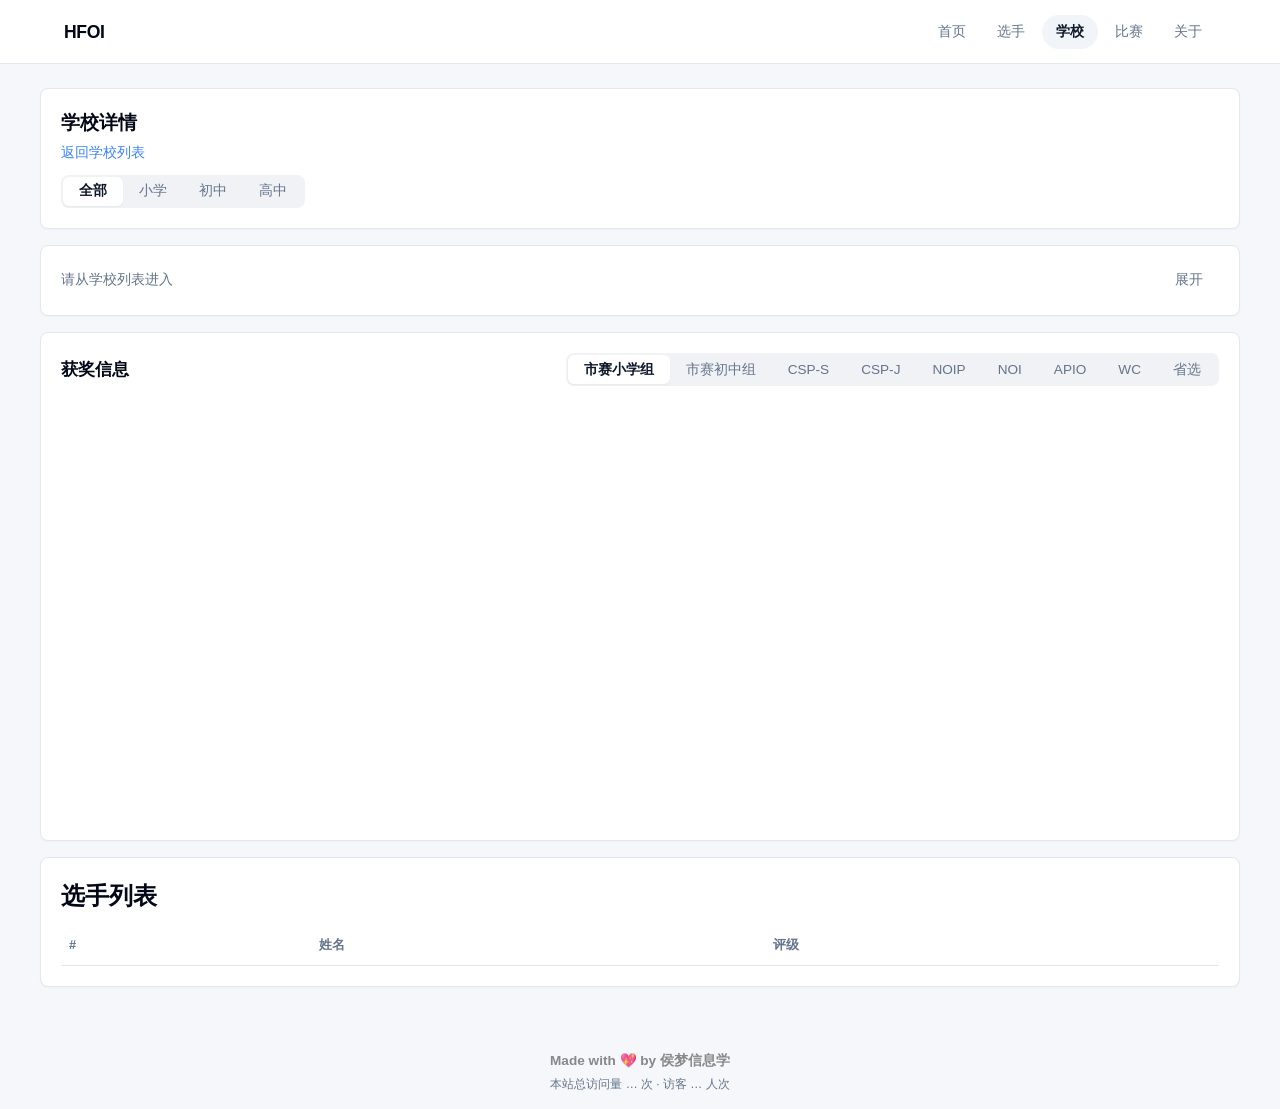
<file: hfoi-school-detail.html>
﻿<!doctype html>
<html lang="zh-CN">
  <head>
    <meta charset="UTF-8" />
    <meta name="viewport" content="width=device-width, initial-scale=1.0" />
    <title>HFOIERDB - 学校详情</title>
    <link rel="stylesheet" href="./styles.css" />
  </head>
  <body data-page="school-detail">
    <header class="site-header">
      <div class="container nav-wrap">
        <a class="brand" href="./index.html">HFOI</a>
        <nav class="nav">
          <a data-nav="home" href="./index.html">首页</a>
          <a data-nav="players" href="./hfoi-players.html">选手</a>
          <a data-nav="schools" href="./hfoi-schools.html">学校</a>
          <a data-nav="contests" href="./hfoi-contests.html">比赛</a>
        <a data-nav="about" href="./hfoi-about.html">关于</a>
        </nav>
      </div>
    </header>

    <main class="container page">
      <section class="panel">
        <h1 id="schoolDetailTitle">学校详情</h1>
        <p class="sub"><a class="table-link" href="./hfoi-schools.html">返回学校列表</a></p>
        <div class="tab-group" id="schoolDetailTabGroup" style="margin-top:0.7rem">
          <button class="tab-btn active" data-tab="all">全部</button>
          <button class="tab-btn" data-tab="primary">小学</button>
          <button class="tab-btn" data-tab="middle">初中</button>
          <button class="tab-btn" data-tab="high">高中</button>
        </div>
      </section>

      <section class="panel" id="schoolDetailContestPanel">
        <div class="contest-history-header">
          <div class="summary" id="schoolDetailSummary">加载中...</div>
          <button class="tab-btn" id="schoolDetailContestToggle" type="button" aria-expanded="false" aria-controls="schoolDetailContestContent">展开</button>
        </div>
        <div class="table-wrap" id="schoolDetailContestContent" hidden>
          <table id="schoolDetailTable">
            <thead>
              <tr>
                <th>比赛</th>
                <th>团体一等奖</th>
                <th>团体二等奖</th>
                <th>团体三等奖</th>
                <th>个人一等奖</th>
                <th>个人二等奖</th>
                <th>个人三等奖</th>
              </tr>
            </thead>
            <tbody id="schoolDetailBody"></tbody>
          </table>
        </div>
      </section>

      <section class="panel" id="schoolDetailChartPanel">
        <div class="rank-header">
          <h2>获奖信息</h2>
          <div class="tab-group" id="schoolChartTabGroup">
            <button class="tab-btn active" data-type="市赛小学组">市赛小学组</button>
            <button class="tab-btn" data-type="市赛初中组">市赛初中组</button>
            <button class="tab-btn" data-type="CSP-S">CSP-S</button>
            <button class="tab-btn" data-type="CSP-J">CSP-J</button>
            <button class="tab-btn" data-type="NOIP">NOIP</button>
            <button class="tab-btn" data-type="NOI">NOI</button>
            <button class="tab-btn" data-type="APIO">APIO</button>
            <button class="tab-btn" data-type="WC">WC</button>
            <button class="tab-btn" data-type="省选">省选</button>
          </div>
        </div>
        <div id="schoolChart" class="school-chart"></div>
        <div class="chart-empty" id="schoolChartEmpty" style="display:none">该学校暂无此类型比赛记录</div>
      </section>

      <section class="panel" id="schoolDetailPlayersPanel">
        <h2>选手列表</h2>
        <div class="summary" id="schoolPlayersSummary"></div>
        <div class="table-wrap">
          <table>
            <thead>
              <tr>
                <th>#</th>
                <th>姓名</th>
                <th>评级</th>
              </tr>
            </thead>
            <tbody id="schoolPlayersBody"></tbody>
          </table>
        </div>
        <div class="pagination" id="schoolPlayersPagination" style="display:none"></div>
      </section>
    </main>

    <footer class="container footer">
      <small>Made with 💖 by 侯梦信息学</small>
    </footer>

    <script src="./vendor/echarts.min.js" defer></script>
    <script src="./js/identity.js?v=20260912a" defer></script>
<script src="./site.js?v=20261113c" defer></script>
  </body>
</html>
</file>
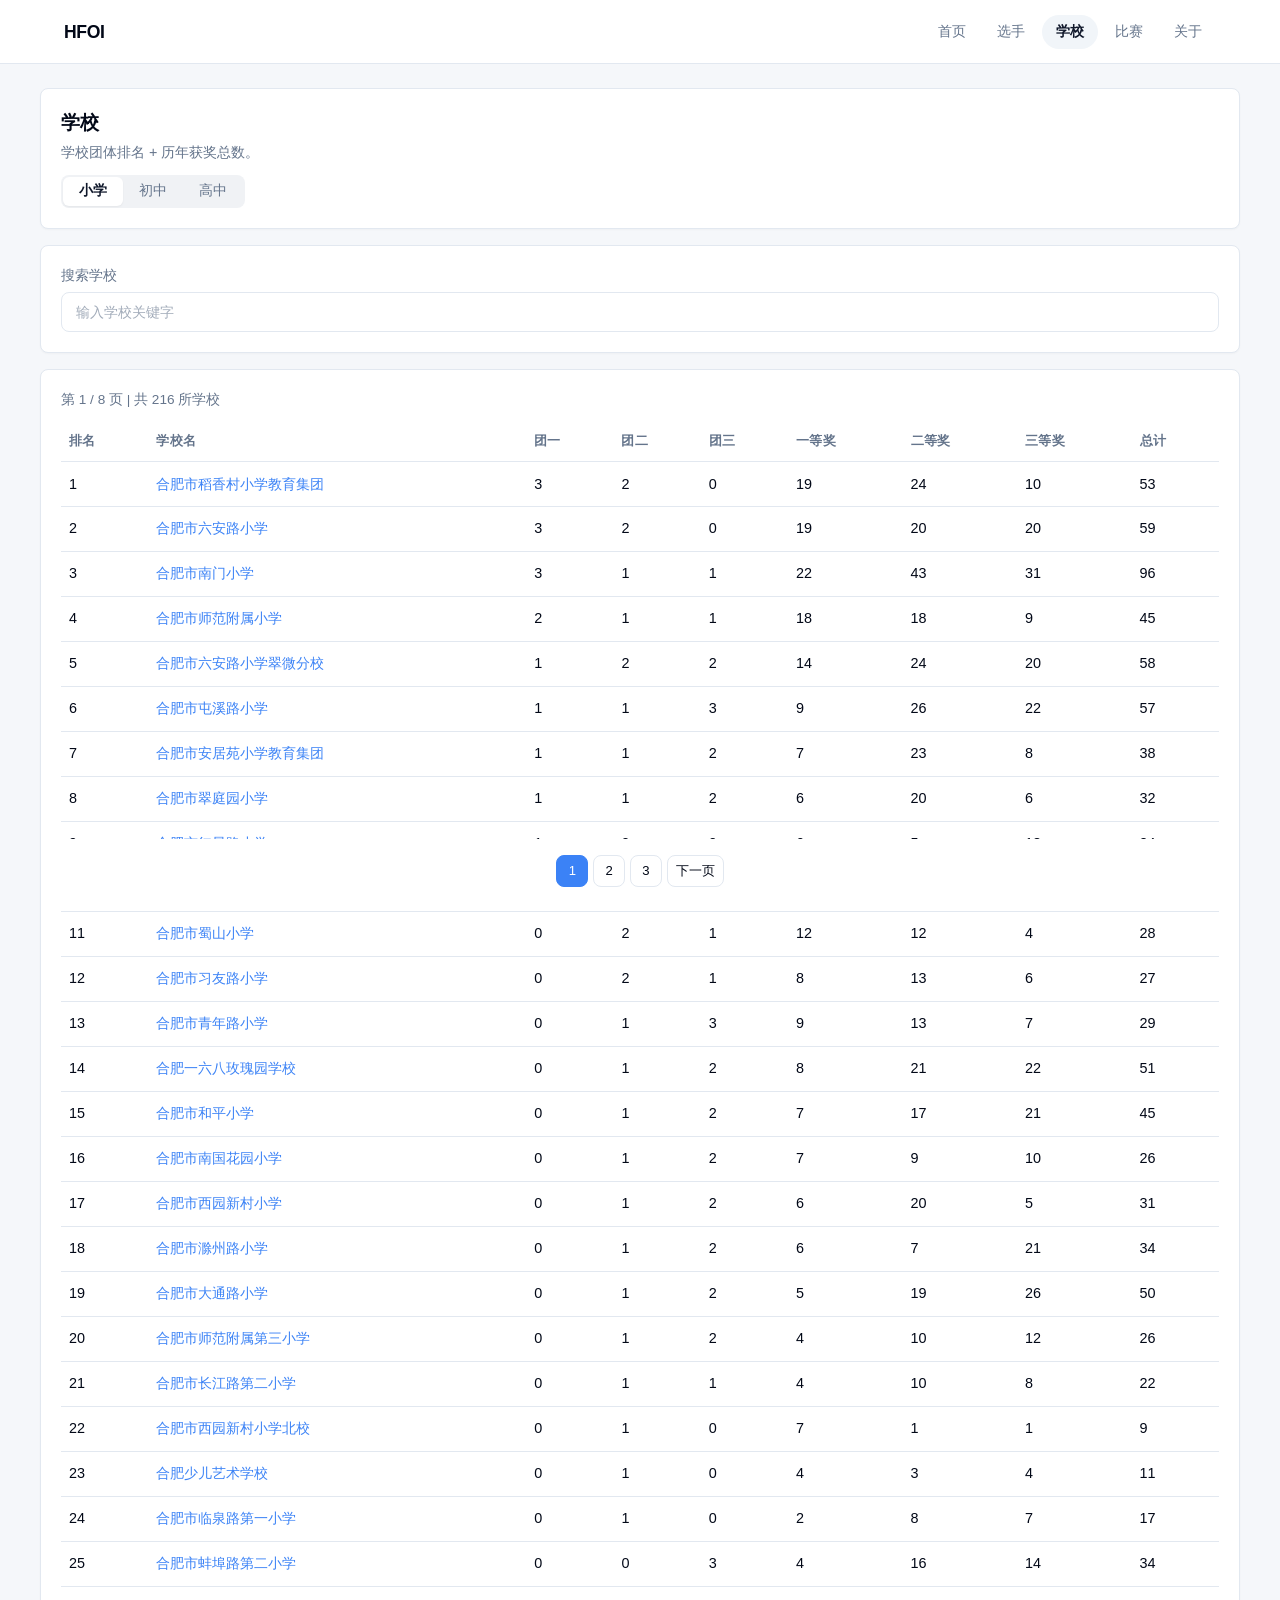
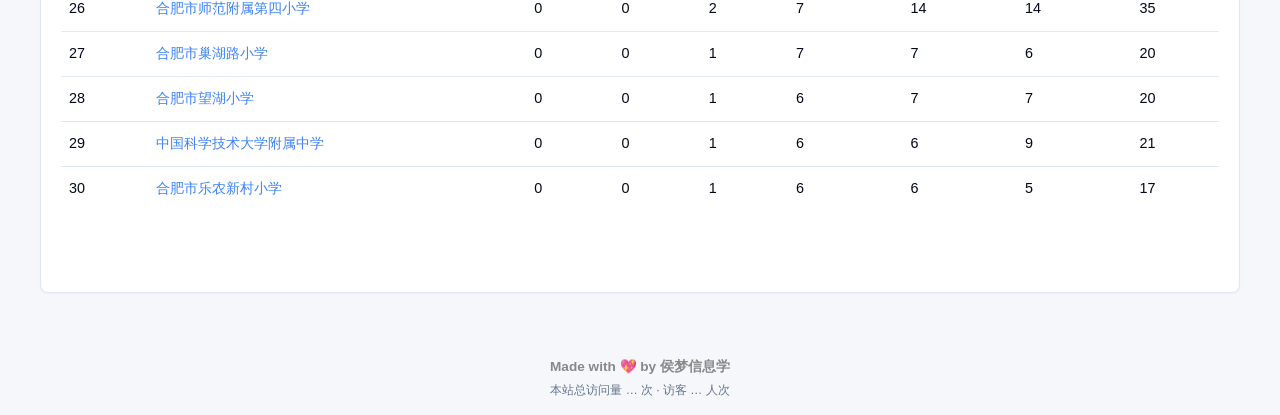
<file: hfoi-schools.html>
﻿<!doctype html>
<html lang="zh-CN">
  <head>
    <meta charset="UTF-8" />
    <meta name="viewport" content="width=device-width, initial-scale=1.0" />
    <title>HFOIERDB - 学校</title>
    <link rel="stylesheet" href="./styles.css" />
  </head>
  <body data-page="schools">
    <header class="site-header">
      <div class="container nav-wrap">
        <a class="brand" href="./index.html">HFOI</a>
        <nav class="nav">
          <a data-nav="home" href="./index.html">首页</a>
          <a data-nav="players" href="./hfoi-players.html">选手</a>
          <a data-nav="schools" href="./hfoi-schools.html">学校</a>
          <a data-nav="contests" href="./hfoi-contests.html">比赛</a>
        <a data-nav="about" href="./hfoi-about.html">关于</a>
        </nav>
      </div>
    </header>

    <main class="container page">
      <section class="panel">
        <h1>学校</h1>
        <p class="sub">学校团体排名 + 历年获奖总数。</p>        <div class="tab-group" id="schoolTabGroupPage" style="margin-top:0.7rem"><button class="tab-btn active" data-level="primary">小学</button><button class="tab-btn" data-level="middle">初中</button><button class="tab-btn" data-level="high">高中</button></div>
      </section>

      <section class="panel controls-basic">
        <div class="field grow">
          <label for="schoolSearchInput">搜索学校</label>
          <input id="schoolSearchInput" type="search" placeholder="输入学校关键字" />
        </div>
      </section>

      <section class="panel">
        <div class="summary" id="schoolsSummary">加载中...</div>
        <div class="table-wrap">
          <table id="schoolsTable">
            <thead>
              <tr>
                <th>排名</th>
                <th>学校名</th>
                <th>团一</th>
                <th>团二</th>
                <th>团三</th>
                <th>一等奖</th>
                <th>二等奖</th>
                <th>三等奖</th>
                <th>总计</th>
              </tr>
            </thead>
            <tbody id="schoolsBody"></tbody>
          </table>
        </div>
        <div class="pagination" id="schoolsPagination"></div>
      </section>
    </main>

    <footer class="container footer">
      <small>Made with 💖 by 侯梦信息学</small>
    </footer>

    <script src="./js/identity.js?v=20260912a" defer></script>
<script src="./site.js?v=20260912a" defer></script>
  </body>
</html>
</file>
<file: styles.css>
﻿:root {
  --background: 0 0% 100%;
  --foreground: 222.2 84% 4.9%;
  --card: 0 0% 100%;
  --card-foreground: 222.2 84% 4.9%;
  --primary: 222.2 47.4% 11.2%;
  --primary-foreground: 210 40% 98%;
  --muted: 210 40% 96.1%;
  --muted-foreground: 215.4 16.3% 46.9%;
  --accent: 210 40% 96.1%;
  --accent-foreground: 222.2 47.4% 11.2%;
  --border: 214.3 31.8% 91.4%;
  --ring: 222.2 84% 4.9%;
  --link: 217 91% 60%;
  --radius: 0.5rem;
  --header-height: 64px;
}

* {
  box-sizing: border-box;
}

html {
  -webkit-text-size-adjust: 100%;
  font-feature-settings: normal;
  font-variation-settings: normal;
}

body {
  margin: 0;
  font-family: "Segoe UI", "PingFang SC", "Microsoft YaHei", "Noto Sans SC", sans-serif;
  color: hsl(var(--foreground));
  background-color: #f5f7fa;
  line-height: 1.5;
  -webkit-font-smoothing: antialiased;
}

a {
  color: inherit;
  text-decoration: none;
}

h1, h2, h3 { margin: 0; }
p { margin: 0; }

.container {
  width: 100%;
  max-width: 1200px;
  margin: 0 auto;
  padding: 0 1.5rem;
}

/* ===== Header ===== */
.site-header {
  position: sticky;
  top: 0;
  background: hsla(0, 0%, 100%, 0.92);
  backdrop-filter: blur(8px);
  -webkit-backdrop-filter: blur(8px);
  border-bottom: 1px solid hsl(var(--border));
  z-index: 100;
  height: var(--header-height);
}

.nav-wrap {
  height: var(--header-height);
  display: flex;
  align-items: center;
  justify-content: space-between;
  gap: 1rem;
}

.brand {
  font-size: 1.1rem;
  font-weight: 700;
  color: hsl(var(--foreground));
  letter-spacing: -0.02em;
}

.nav {
  display: flex;
  gap: 0.25rem;
}

.nav a {
  padding: 0.4rem 0.85rem;
  border-radius: 9999px;
  font-size: 0.9rem;
  font-weight: 500;
  color: hsl(var(--muted-foreground));
  transition: all 0.15s ease;
}

.nav a:hover {
  background: hsl(var(--accent));
  color: hsl(var(--accent-foreground));
}

.nav a.active {
  background: hsl(var(--accent));
  color: hsl(var(--primary));
  font-weight: 600;
}

/* ===== Page Layout ===== */
.page {
  padding: 1.5rem 0 2rem;
}

/* ===== Stats Cards Grid ===== */
.stats-grid {
  display: grid;
  grid-template-columns: repeat(3, 1fr);
  gap: 1rem;
  margin-bottom: 1.25rem;
}

.stat-card {
  display: flex;
  align-items: center;
  gap: 1rem;
  background: hsl(var(--card));
  border: 1px solid hsl(var(--border));
  border-radius: var(--radius);
  padding: 1.25rem 1.5rem;
  transition: all 0.15s ease;
  cursor: pointer;
  box-shadow: 0 1px 2px rgba(0,0,0,0.03);
}

.stat-card:hover {
  border-color: hsl(var(--link));
  box-shadow: 0 2px 8px rgba(0,102,255,0.08);
  transform: translateY(-1px);
}

.stat-icon {
  width: 44px;
  height: 44px;
  border-radius: 10px;
  display: flex;
  align-items: center;
  justify-content: center;
  flex-shrink: 0;
}

.stat-icon-blue {
  background: #eef4ff;
  color: #3b82f6;
}

.stat-icon-green {
  background: #ecfdf5;
  color: #10b981;
}

.stat-icon-orange {
  background: #fef7ed;
  color: #f59e0b;
}

.stat-info {
  display: flex;
  flex-direction: column;
  gap: 0.15rem;
}

.stat-value {
  font-size: 1.5rem;
  font-weight: 700;
  line-height: 1.2;
  color: hsl(var(--foreground));
}

.stat-label {
  font-size: 0.85rem;
  color: hsl(var(--muted-foreground));
}

/* ===== Row Split (Notice + Calendar) ===== */
.row-split {
  display: grid;
  grid-template-columns: 1fr 1fr;
  gap: 1rem;
  margin-bottom: 1.25rem;
}

.split-card {
  background: hsl(var(--card));
  border: 1px solid hsl(var(--border));
  border-radius: var(--radius);
  padding: 1.25rem;
  box-shadow: 0 1px 2px rgba(0,0,0,0.03);
}

.split-card-header {
  display: flex;
  align-items: center;
  gap: 0.5rem;
  margin-bottom: 1rem;
}

.split-card-header h2 {
  font-size: 1rem;
  font-weight: 600;
  color: hsl(var(--foreground));
}

.badge {
  display: inline-flex;
  align-items: center;
  font-size: 0.7rem;
  font-weight: 600;
  padding: 0.1rem 0.5rem;
  border-radius: 9999px;
  background: #3b82f6;
  color: #fff;
  line-height: 1.4;
}

.badge-outline {
  background: transparent;
  color: hsl(var(--muted-foreground));
  border: 1px solid hsl(var(--border));
}

/* -- Notice -- */
/* ===== Notice Items ===== */
.notice-list {
  min-height: 60px;
}

.notice-empty {
  color: hsl(var(--muted-foreground));
  font-size: 0.9rem;
  text-align: center;
  padding: 1rem 0;
}

.notice-item {
  padding: 0.6rem 0;
  border-bottom: 1px solid hsl(var(--border));
}

.notice-item:last-child {
  border-bottom: none;
}

.notice-title {
  font-size: 0.9rem;
  font-weight: 600;
  color: hsl(var(--foreground));
  margin-bottom: 0.2rem;
}

.notice-date {
  font-size: 0.75rem;
  color: hsl(var(--muted-foreground));
  display: inline-block;
  margin-bottom: 0.2rem;
}

.notice-content {
  font-size: 0.85rem;
  color: hsl(var(--muted-foreground));
  line-height: 1.5;
}

/* -- Calendar -- */
.calendar-month-header {
  text-align: center;
  margin-bottom: 0.6rem;
}

.calendar-month-label {
  font-size: 0.9rem;
  font-weight: 600;
  color: hsl(var(--foreground));
}

.calendar-weekdays {
  display: grid;
  grid-template-columns: repeat(7, 1fr);
  text-align: center;
  font-size: 0.75rem;
  font-weight: 500;
  color: hsl(var(--muted-foreground));
  margin-bottom: 0.25rem;
}

.calendar-days {
  display: grid;
  grid-template-columns: repeat(7, 1fr);
  text-align: center;
  gap: 2px;
  margin-bottom: 0.75rem;
}

.calendar-day {
  padding: 0.3rem 0;
  font-size: 0.8rem;
  border-radius: 6px;
  color: hsl(var(--foreground));
  transition: background 0.1s;
}

.calendar-day.today {
  background: #3b82f6;
  color: #fff;
  font-weight: 600;
}

.calendar-day.other-month {
  color: #d1d5db;
}

.calendar-events {
  border-top: 1px solid hsl(var(--border));
  padding-top: 0.6rem;
}

.calendar-event {
  display: flex;
  align-items: center;
  gap: 0.4rem;
  font-size: 0.8rem;
  color: hsl(var(--muted-foreground));
}

.event-dot {
  width: 6px;
  height: 6px;
  border-radius: 50%;
  background: #3b82f6;
  flex-shrink: 0;
}

/* ===== Rank Section ===== */
.rank-section {
  margin-bottom: 1.25rem;
}

.rank-header {
  display: flex;
  align-items: center;
  justify-content: space-between;
  margin-bottom: 0.85rem;
}

.rank-header h2 {
  font-size: 1.1rem;
  font-weight: 600;
}

/* ===== Tab Group ===== */
.tab-group {
  display: inline-flex;
  background: #f0f2f5;
  border-radius: 8px;
  padding: 2px;
}

.tab-btn {
  border: none;
  background: transparent;
  font-size: 0.85rem;
  font-weight: 500;
  padding: 0.35rem 1rem;
  border-radius: 6px;
  color: hsl(var(--muted-foreground));
  cursor: pointer;
  transition: all 0.15s ease;
}

.tab-btn.active {
  background: hsl(var(--card));
  color: hsl(var(--primary));
  font-weight: 600;
  box-shadow: 0 1px 2px rgba(0,0,0,0.05);
}

.tab-btn:hover:not(.active) {
  color: hsl(var(--foreground));
}

/* ===== Panel (shared with other pages) ===== */
.panel {
  background: hsl(var(--card));
  border: 1px solid hsl(var(--border));
  border-radius: var(--radius);
  padding: 1.25rem;
  margin-bottom: 1rem;
  box-shadow: 0 1px 2px rgba(0,0,0,0.03);
}

.panel h1 {
  font-size: 1.2rem;
  font-weight: 700;
  margin-bottom: 0.25rem;
}

.sub {
  color: hsl(var(--muted-foreground));
  font-size: 0.9rem;
}

/* ===== Summary ===== */
.summary {
  color: hsl(var(--muted-foreground));
  font-size: 0.85rem;
  margin-bottom: 0.6rem;
}

/* ===== Table ===== */
.table-wrap {
  overflow-x: auto;
}

table {
  width: 100%;
  border-collapse: collapse;
  font-size: 0.9rem;
}

th, td {
  text-align: left;
  border-bottom: 1px solid hsl(var(--border));
  padding: 0.7rem 0.5rem;
}

th {
  font-weight: 600;
  color: hsl(var(--muted-foreground));
  font-size: 0.8rem;
  text-transform: uppercase;
  letter-spacing: 0.02em;
  background: transparent;
}

tr:last-child td {
  border-bottom: none;
}

tr:hover td {
  background: hsl(var(--muted));
}

.empty {
  text-align: center;
  color: hsl(var(--muted-foreground));
  padding: 1.5rem 0.5rem;
}

.table-link {
  color: hsl(var(--link));
}

.table-link:hover {
  text-decoration: underline;
}

/* ===== Quick Links ===== */
.quick-links {
  display: flex;
  gap: 0.5rem;
  justify-content: center;
  flex-wrap: wrap;
  padding: 0.5rem 0;
}

.quick-link {
  display: inline-flex;
  align-items: center;
  gap: 0.35rem;
  padding: 0.5rem 1rem;
  font-size: 0.85rem;
  font-weight: 500;
  color: hsl(var(--muted-foreground));
  border: 1px solid hsl(var(--border));
  border-radius: var(--radius);
  transition: all 0.15s ease;
}

.quick-link:hover {
  color: hsl(var(--link));
  border-color: hsl(var(--link));
  background: #eef4ff;
}

/* ===== Footer ===== */
.footer {
  padding: 1rem 1.5rem;
  text-align: center;
  color: hsl(var(--muted-foreground));
  font-size: 0.8rem;
}

/* ===== Controls (shared with other pages) ===== */
.controls-home, .controls-basic {
  display: flex;
  gap: 0.7rem;
  align-items: end;
}

.field {
  display: flex;
  flex-direction: column;
  gap: 0.35rem;
}

.field.grow {
  flex: 1;
}

label {
  font-size: 0.85rem;
  font-weight: 500;
  color: hsl(var(--muted-foreground));
}

input[type="search"],
input[type="text"] {
  height: 2.5rem;
  border: 1px solid hsl(var(--border));
  border-radius: var(--radius);
  padding: 0 0.85rem;
  font-size: 0.9rem;
  background: hsl(var(--card));
  color: hsl(var(--foreground));
  transition: border-color 0.15s ease, box-shadow 0.15s ease;
}

input:focus {
  outline: none;
  border-color: #3b82f6;
  box-shadow: 0 0 0 3px rgba(59, 130, 246, 0.1);
}

input::placeholder {
  color: hsl(var(--muted-foreground));
  opacity: 0.6;
}

/* ===== Responsive ===== */
@media (max-width: 768px) {
  .container {
    padding: 0 1rem;
  }

  .stats-grid {
    grid-template-columns: 1fr;
    gap: 0.75rem;
  }

  .row-split {
    grid-template-columns: 1fr;
  }

  .rank-header {
    flex-direction: column;
    align-items: flex-start;
    gap: 0.5rem;
  }

  .nav-wrap {
    flex-direction: column;
    align-items: flex-start;
    height: auto;
    padding: 0.6rem 0;
  }

  .nav a {
    padding: 0.35rem 0.6rem;
    font-size: 0.85rem;
  }

  .quick-links {
    flex-direction: column;
    align-items: stretch;
  }

  .quick-link {
    justify-content: center;
  }

  .controls-home, .controls-basic {
    flex-direction: column;
    align-items: stretch;
  }

  .stat-card {
    padding: 1rem;
  }
}
.notice-link {
  color: hsl(var(--link));
  text-decoration: none;
}

.notice-link:hover {
  text-decoration: underline;
}

/* ===== Pagination ===== */
.pagination {
  display: flex;
  align-items: center;
  justify-content: center;
  gap: 0.3rem;
  padding: 1rem 0 0.8rem;
  flex-wrap: wrap;
  position: sticky;
  bottom: 0;
  background: hsl(var(--card));
  z-index: 10;
}

.page-btn {
  display: inline-flex;
  align-items: center;
  justify-content: center;
  min-width: 2rem;
  height: 2rem;
  padding: 0 0.5rem;
  font-size: 0.82rem;
  font-weight: 500;
  border: 1px solid hsl(var(--border));
  border-radius: var(--radius);
  background: hsl(var(--card));
  color: hsl(var(--foreground));
  cursor: pointer;
  transition: all 0.12s ease;
}

.page-btn:hover {
  border-color: #3b82f6;
  color: #3b82f6;
}

.page-btn.active {
  background: #3b82f6;
  color: #fff;
  border-color: #3b82f6;
}
/* ===== Player Profile ===== */
.profile-panel {
  display: flex;
  flex-wrap: wrap;
  gap: 0 2rem;
}
.profile-item {
  display: flex;
  align-items: center;
  gap: 0.4rem;
  padding: 0.3rem 0;
}
.profile-label {
  font-weight: 600;
  font-size: 0.85rem;
  color: hsl(var(--muted-foreground));
}
.profile-value {
  font-size: 0.9rem;
  font-family: monospace;
}
/* Rating colors for player names */
.table-link.rl-default { color: inherit; }
.table-link.rl-4 { color: #808080; }
.table-link.rl-5 { color: #008000; }
.table-link.rl-6 { color: #03a89e; }
.table-link.rl-7 { color: #0000ff; }
.table-link.rl-8 { color: #aa00aa; }
.table-link.rl-9 { color: #ff8c00; }
.table-link.rl-10 { color: #ff0000; }

/* Non-link rating colors */
.rl-default { color: inherit; }
.rl-4 { color: #808080; }
.rl-5 { color: #008000; }
.rl-6 { color: #03a89e; }
.rl-7 { color: #0000ff; }
.rl-8 { color: #aa00aa; }
.rl-9 { color: #ff8c00; }
.rl-10 { color: #ff0000; }

.footer small { font-weight: 700; color: #888; font-size: 0.85rem; }

/* Achievement tags */
/* Achievement panel consistency */
/* Sort indicators */
th.sort-asc::after { content: " ▲"; font-size: 0.7em; }
th.sort-desc::after { content: " ▼"; font-size: 0.7em; }

/* ===== School Detail: hide team-award columns on high tab ===== */
#schoolDetailTable.hide-team-awards th:nth-child(2),
#schoolDetailTable.hide-team-awards th:nth-child(3),
#schoolDetailTable.hide-team-awards th:nth-child(4),
#schoolDetailTable.hide-team-awards td:nth-child(2),
#schoolDetailTable.hide-team-awards td:nth-child(3),
#schoolDetailTable.hide-team-awards td:nth-child(4) {
  display: none;
}

.contest-history-header {
  display: flex;
  align-items: center;
  justify-content: space-between;
  gap: 1rem;
}

.contest-history-header .summary {
  margin: 0;
}

#schoolDetailContestContent[hidden] {
  display: none;
}

/* ===== School List: hide all award columns on high tab (keep 排名 + 学校名) ===== */
#schoolsTable.hide-awards th:nth-child(n+3),
#schoolsTable.hide-awards td:nth-child(n+3) {
  display: none;
}

/* ===== About: rating table ===== */
.rating-table {
  width: 100%;
  border-collapse: collapse;
  font-size: 0.9rem;
  margin-top: 0.4rem;
}
.rating-table th,
.rating-table td {
  text-align: left;
  padding: 0.55rem 0.5rem;
  border-bottom: 1px solid hsl(var(--border));
  vertical-align: top;
}
.rating-table th {
  font-weight: 600;
  color: hsl(var(--muted-foreground));
  font-size: 0.78rem;
  text-transform: uppercase;
  letter-spacing: 0.02em;
  background: transparent;
}
.rating-table td:first-child {
  width: 90px;
  color: hsl(var(--primary));
  font-weight: 600;
}
.rating-table tr:last-child td {
  border-bottom: none;
}

/* ===== School Detail: chart + player list ===== */
.school-chart {
  width: 100%;
  height: 420px;
  margin-top: 0.5rem;
}
.player-chart {
  width: 100%;
  height: 340px;
  margin-top: 0.25rem;
}
.chart-note {
  margin: -0.25rem 0 0.5rem;
  color: hsl(var(--muted-foreground));
  font-size: 0.85rem;
}
.chart-empty {
  text-align: center;
  color: hsl(var(--muted-foreground));
  padding: 2rem 0;
  font-size: 0.9rem;
}
.rank-header h2 {
  font-size: 1.05rem;
  font-weight: 700;
}
.rank-header .tab-group {
  flex-wrap: wrap;
  max-width: 100%;
  justify-content: flex-end;
}
@media (max-width: 768px) {
  .school-chart { height: 300px; }
  .player-chart { height: 300px; }
  .rank-header { flex-direction: column; align-items: flex-start; }
  .rank-header .tab-group { justify-content: flex-start; }
}
</file>
